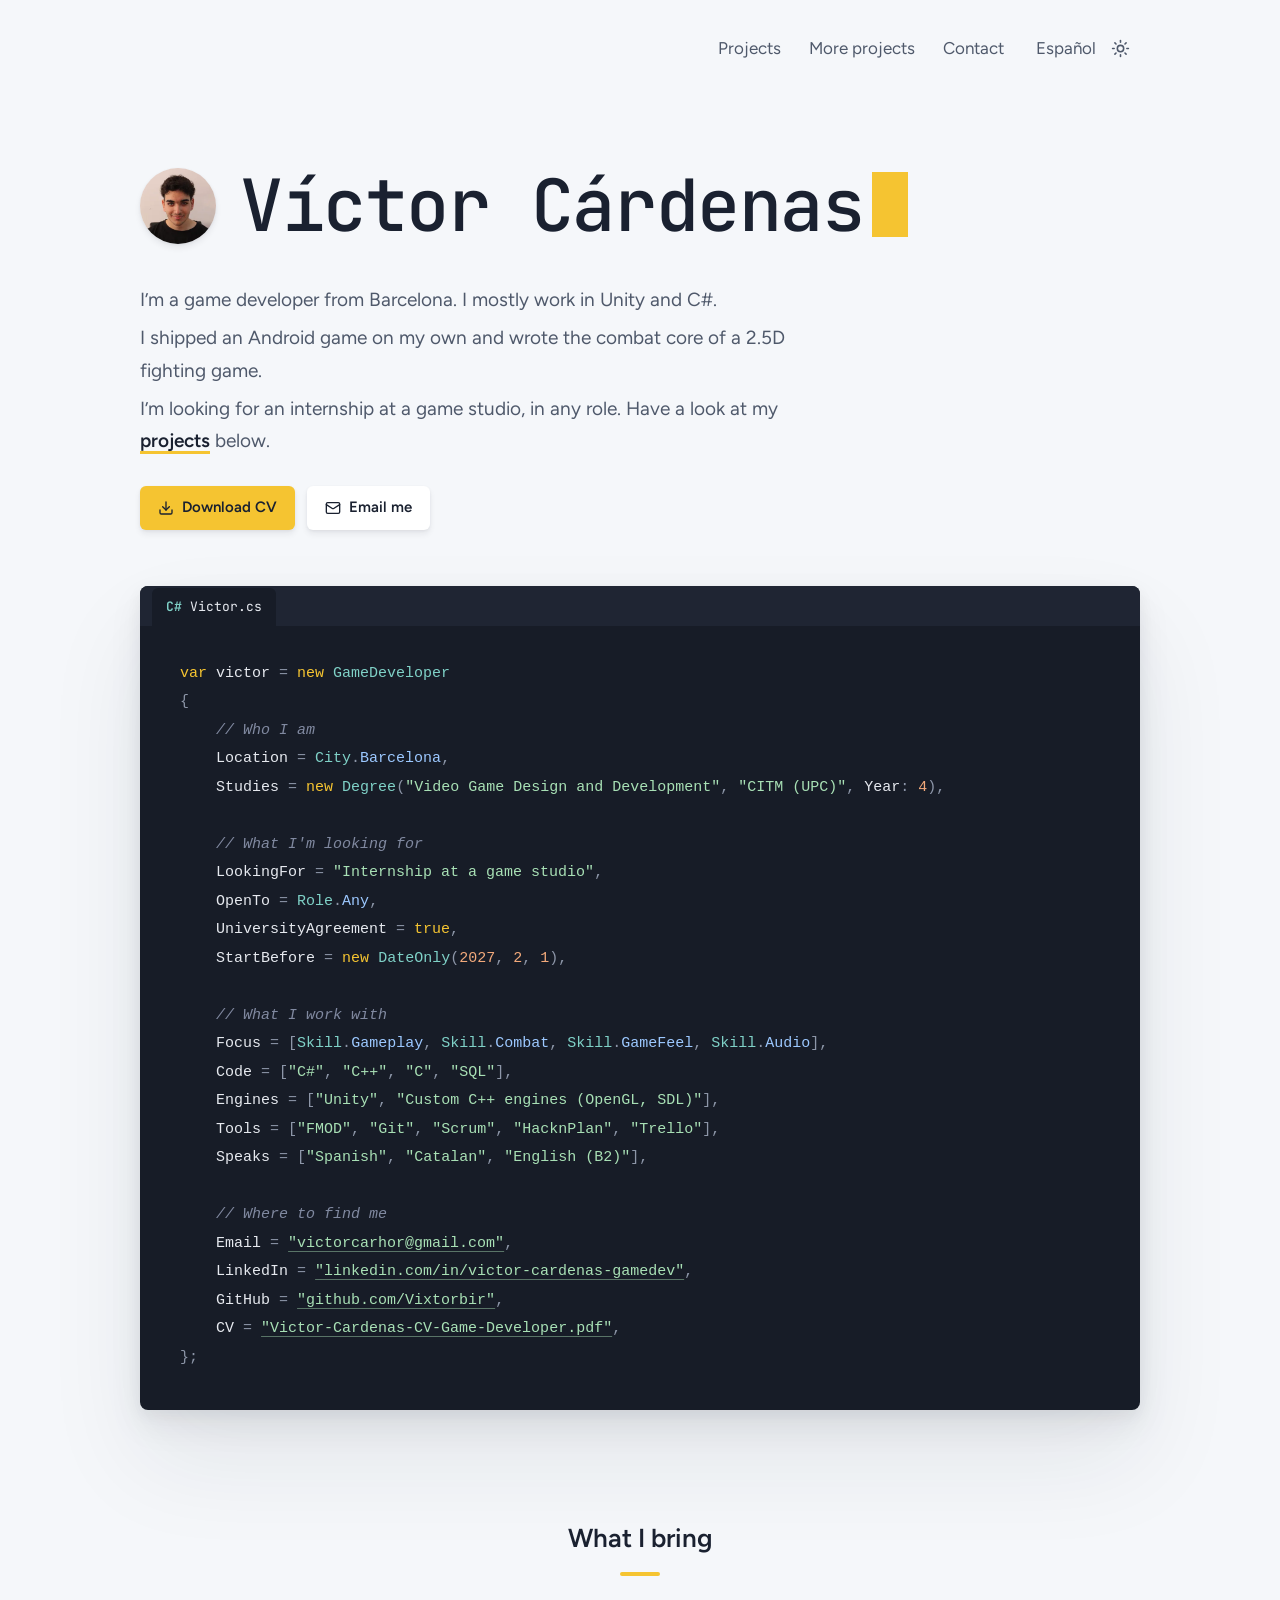
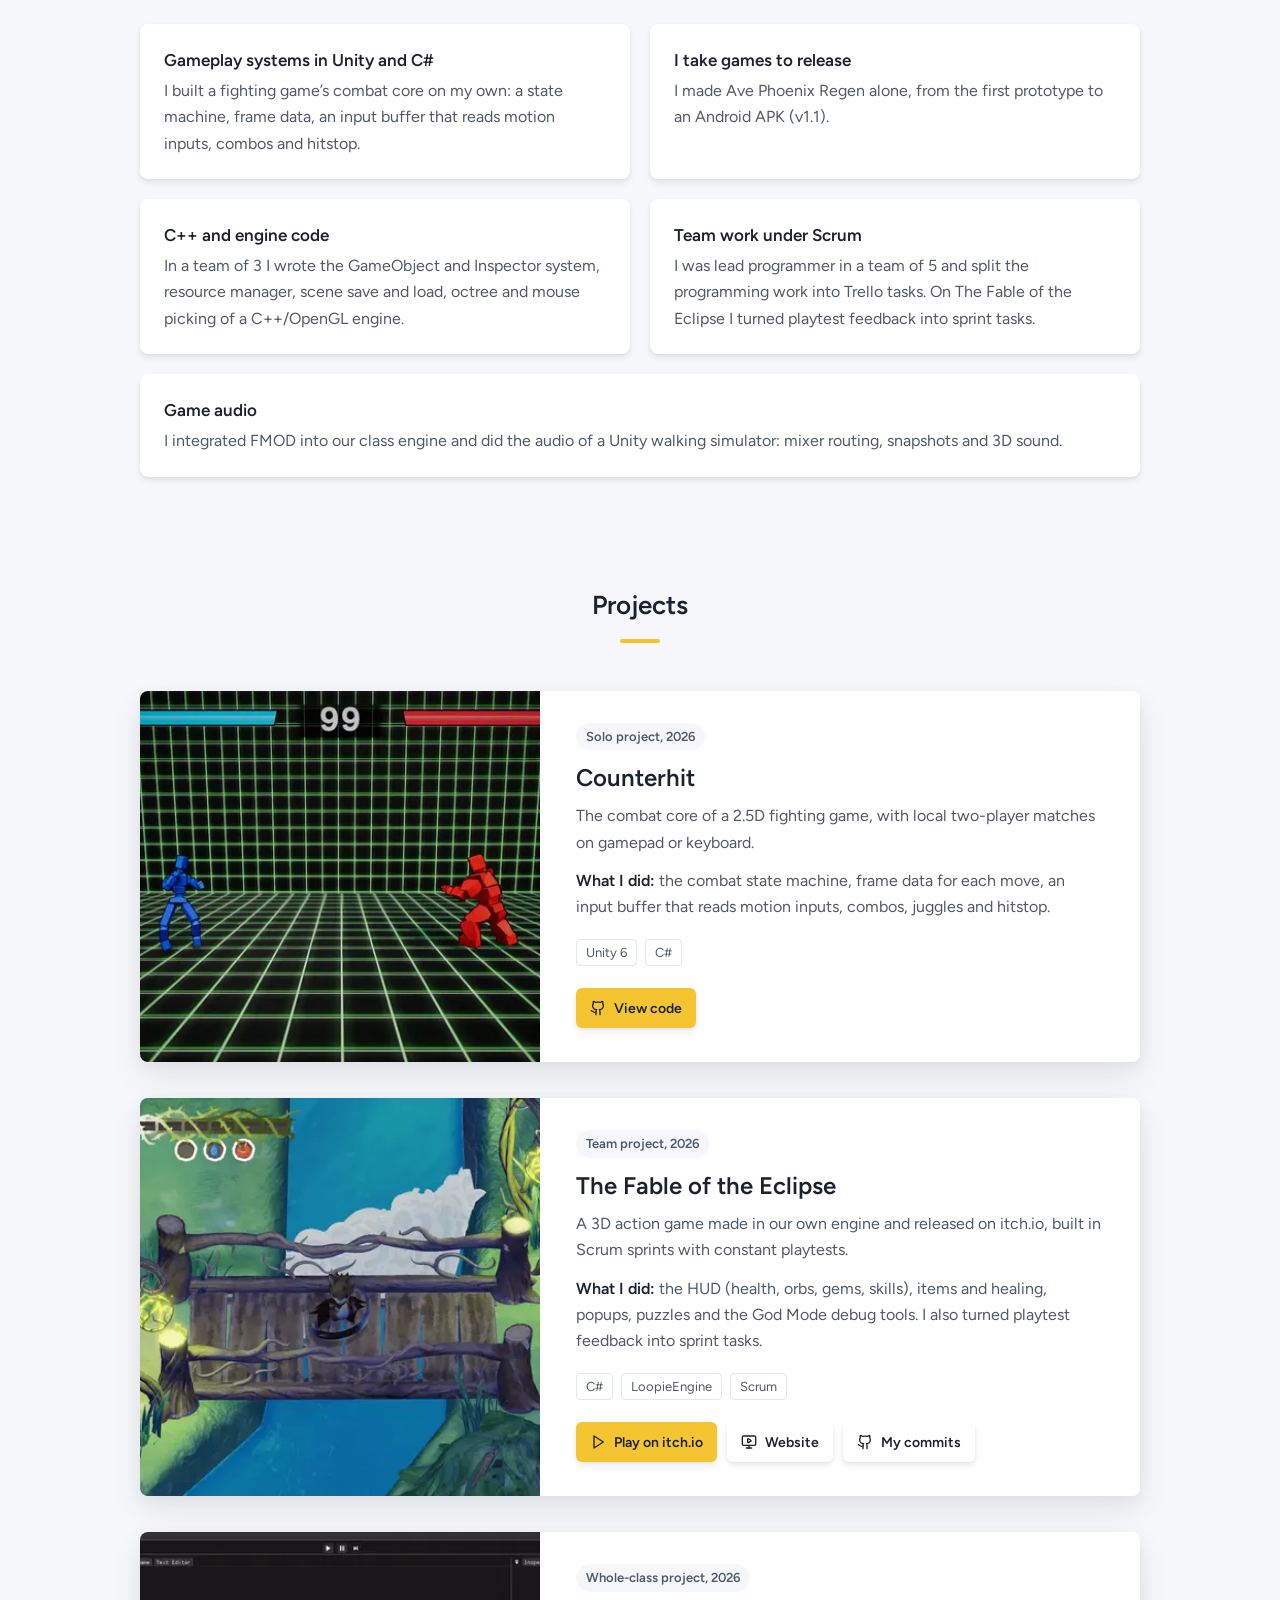
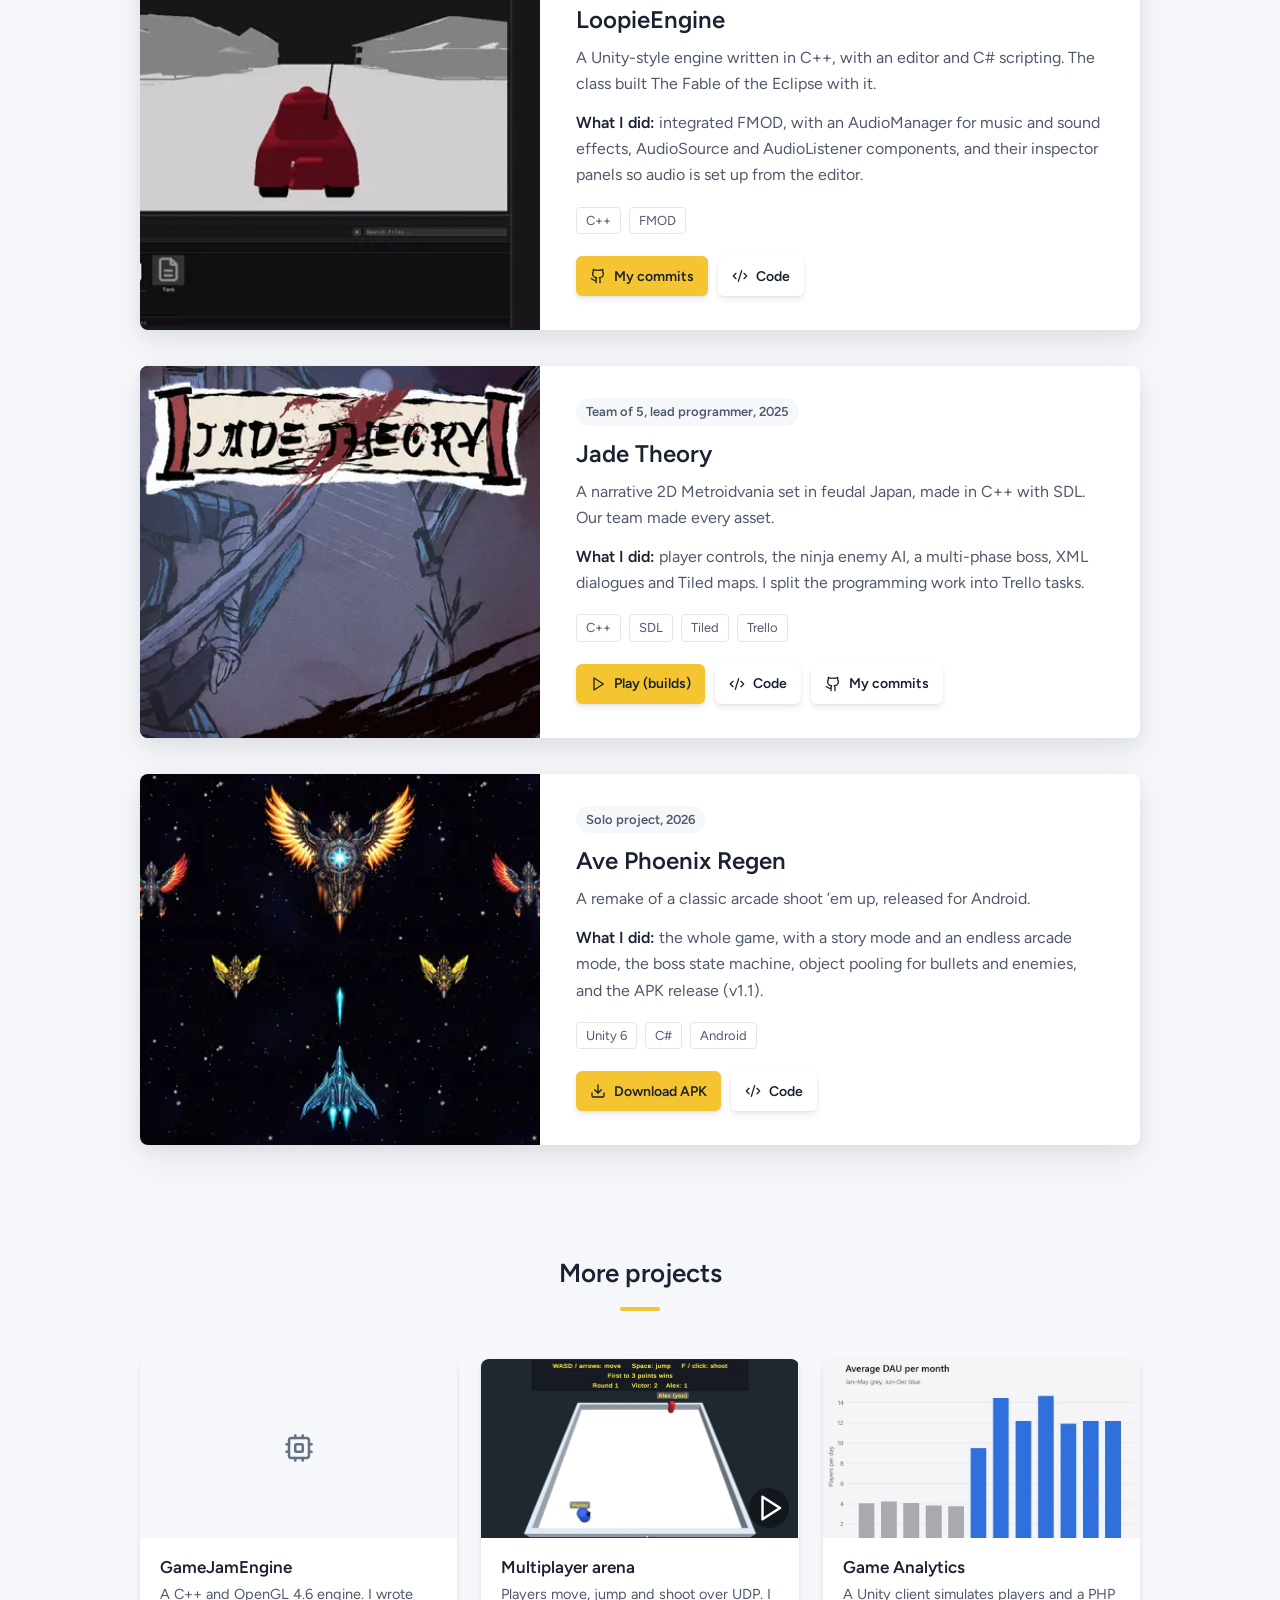
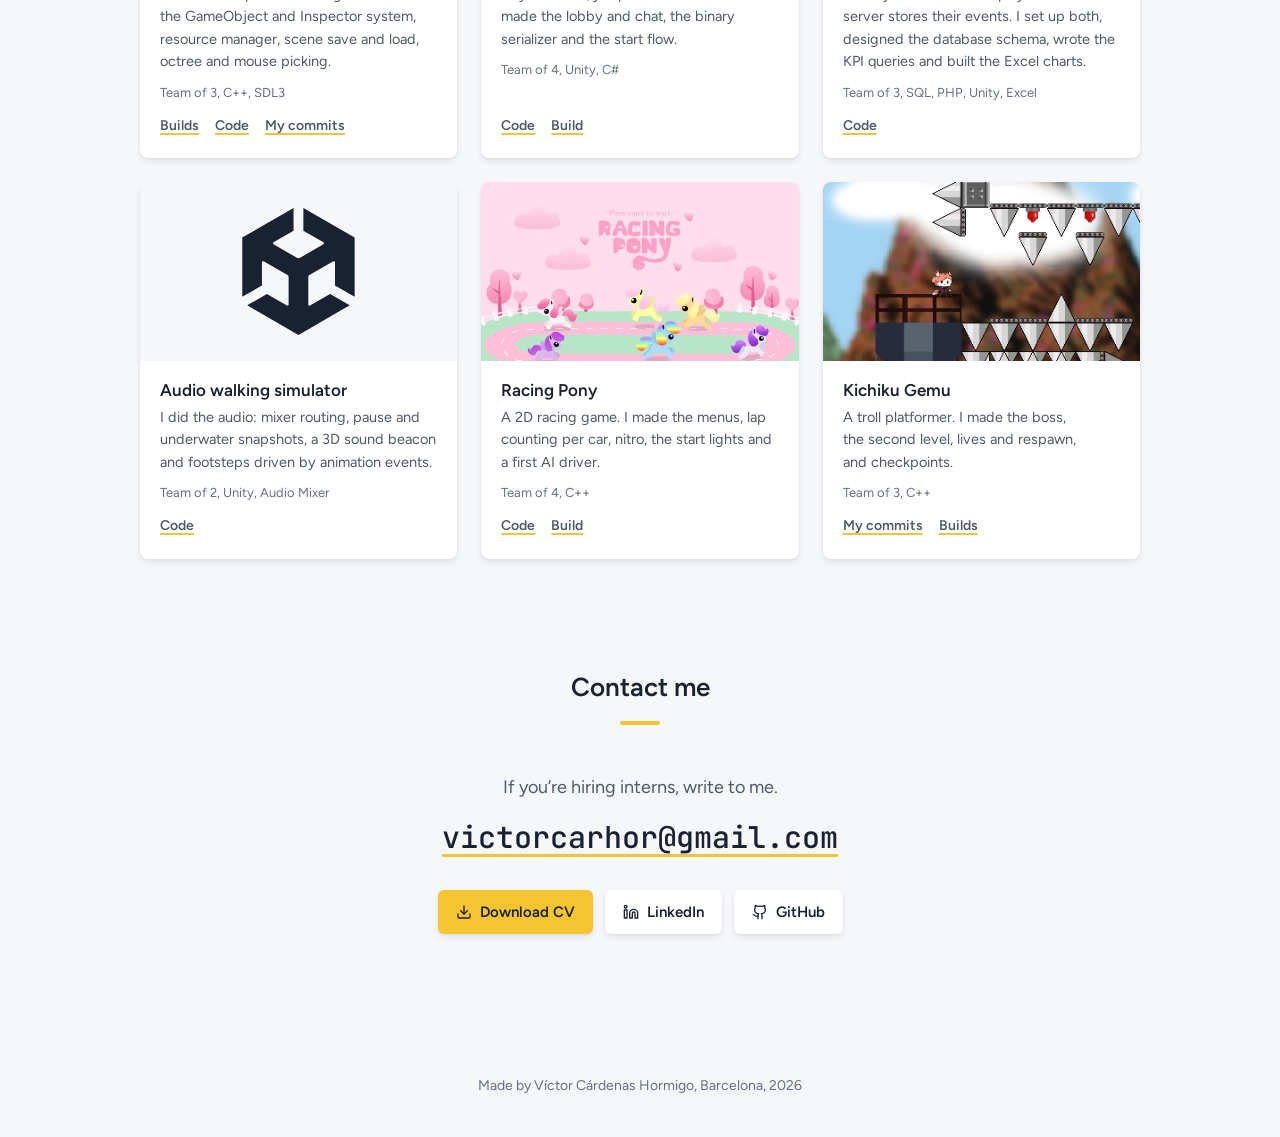
<file: index.html>
<!doctype html>
<html lang="en">
<head>
  <meta charset="utf-8">
  <meta name="viewport" content="width=device-width, initial-scale=1">
  <title>Víctor Cárdenas, game developer</title>
  <meta name="description" content="Game developer from Barcelona, mostly Unity and C#. Final-year student at CITM (UPC), looking for an internship at a game studio.">
  <meta name="theme-color" content="#F5F7FA" media="(prefers-color-scheme: light)">
  <meta name="theme-color" content="#11151D" media="(prefers-color-scheme: dark)">
  <script>try{var t=localStorage.getItem("theme");if(t)document.documentElement.dataset.theme=t}catch(e){}</script>

  <link rel="canonical" href="https://vixtorbir.github.io/">
  <link rel="alternate" hreflang="en" href="https://vixtorbir.github.io/">
  <link rel="alternate" hreflang="es" href="https://vixtorbir.github.io/es/">
  <link rel="alternate" hreflang="x-default" href="https://vixtorbir.github.io/">
  <meta property="og:type" content="website">
  <meta property="og:url" content="https://vixtorbir.github.io/">
  <meta property="og:title" content="Víctor Cárdenas, game developer">
  <meta property="og:description" content="Game developer from Barcelona (Unity, C#, C++), looking for an internship at a game studio, in any role.">
  <meta property="og:image" content="https://vixtorbir.github.io/assets/og.png">
  <meta property="og:image:width" content="1200">
  <meta property="og:image:height" content="630">
  <meta property="og:image:alt" content="Víctor Cárdenas, game developer, Unity and C#">
  <meta property="og:locale" content="en_GB">
  <meta property="og:locale:alternate" content="es_ES">
  <meta name="twitter:card" content="summary_large_image">

  <link rel="icon" href="assets/favicon-32.png" sizes="32x32" type="image/png">
  <link rel="apple-touch-icon" href="assets/apple-touch-icon.png">

  <link rel="preconnect" href="https://fonts.googleapis.com">
  <link rel="preconnect" href="https://fonts.gstatic.com" crossorigin>
  <link rel="stylesheet" href="https://fonts.googleapis.com/css2?family=Figtree:wght@400;600&family=JetBrains+Mono:wght@400;500&display=swap">
  <link rel="stylesheet" href="assets/style.css">
  <script src="assets/site.js" defer></script>
</head>
<body>
  <a class="skip" href="#content">Skip to content</a>

  <header class="wrap topbar">
    <nav aria-label="Sections" class="nav">
      <a href="#projects">Projects</a>
      <a href="#more">More projects</a>
      <a href="#contact">Contact</a>
    </nav>
    <div class="tools">
      <a href="es/" hreflang="es" lang="es">Español</a>
      <button class="theme" type="button" aria-label="Switch between light and dark theme">
        <svg class="icon sun" aria-hidden="true"><use href="assets/icons.svg#i-sun"/></svg>
        <svg class="icon moon" aria-hidden="true"><use href="assets/icons.svg#i-moon"/></svg>
      </button>
    </div>
  </header>

  <main id="content" tabindex="-1">
    <section class="wrap hero" aria-label="Introduction">
      <div class="who">
        <img class="avatar" src="assets/img/victor.webp" width="76" height="76" alt="Portrait of Víctor Cárdenas">
        <h1 class="name">Víctor Cárdenas<span class="caret" aria-hidden="true"></span></h1>
      </div>

      <div class="intro">
        <p>I’m a game developer from Barcelona. I mostly work in Unity and C#.</p>
        <p>I shipped an Android game on my own and wrote the combat core of a 2.5D fighting game.</p>
        <p>I’m looking for an internship at a game studio, in any role. Have a look at my <a href="#projects">projects</a> below.</p>
      </div>

      <div class="cta">
        <a class="btn primary" href="assets/Victor-Cardenas-CV-Game-Developer.pdf" download><svg class="icon" aria-hidden="true"><use href="assets/icons.svg#i-download"/></svg>Download CV</a>
        <a class="btn" href="mailto:victorcarhor@gmail.com"><svg class="icon" aria-hidden="true"><use href="assets/icons.svg#i-mail"/></svg>Email me</a>
      </div>

      <figure class="code" aria-label="Summary of Víctor as a C# object">
        <div class="code-bar"><span class="code-tab">Victor.cs</span></div>
<pre><code><span class="ln"><span class="k">var</span> victor <span class="o">=</span> <span class="k">new</span> <span class="t">GameDeveloper</span></span><span class="ln"><span class="o">{</span></span><span class="ln">    <span class="c">// Who I am</span></span><span class="ln">    <span class="p">Location</span> <span class="o">=</span> <span class="t">City</span><span class="o">.</span><span class="e">Barcelona</span><span class="o">,</span></span><span class="ln">    <span class="p">Studies</span> <span class="o">=</span> <span class="k">new</span> <span class="t">Degree</span><span class="o">(</span><span class="s">"Video Game Design and Development"</span><span class="o">, </span><span class="s">"CITM (UPC)"</span><span class="o">, </span><span class="p">Year</span><span class="o">: </span><span class="n">4</span><span class="o">)</span><span class="o">,</span></span><span class="ln"></span><span class="ln">    <span class="c">// What I'm looking for</span></span><span class="ln">    <span class="p">LookingFor</span> <span class="o">=</span> <span class="s">"Internship at a game studio"</span><span class="o">,</span></span><span class="ln">    <span class="p">OpenTo</span> <span class="o">=</span> <span class="t">Role</span><span class="o">.</span><span class="e">Any</span><span class="o">,</span></span><span class="ln">    <span class="p">UniversityAgreement</span> <span class="o">=</span> <span class="k">true</span><span class="o">,</span></span><span class="ln">    <span class="p">StartBefore</span> <span class="o">=</span> <span class="k">new</span> <span class="t">DateOnly</span><span class="o">(</span><span class="n">2027</span><span class="o">, </span><span class="n">2</span><span class="o">, </span><span class="n">1</span><span class="o">)</span><span class="o">,</span></span><span class="ln"></span><span class="ln">    <span class="c">// What I work with</span></span><span class="ln">    <span class="p">Focus</span> <span class="o">=</span> <span class="o">[</span><span class="t">Skill</span><span class="o">.</span><span class="e">Gameplay</span><span class="o">, </span><span class="t">Skill</span><span class="o">.</span><span class="e">Combat</span><span class="o">, </span><span class="t">Skill</span><span class="o">.</span><span class="e">GameFeel</span><span class="o">, </span><span class="t">Skill</span><span class="o">.</span><span class="e">Audio</span><span class="o">]</span><span class="o">,</span></span><span class="ln">    <span class="p">Code</span> <span class="o">=</span> <span class="o">[</span><span class="s">"C#"</span><span class="o">, </span><span class="s">"C++"</span><span class="o">, </span><span class="s">"C"</span><span class="o">, </span><span class="s">"SQL"</span><span class="o">]</span><span class="o">,</span></span><span class="ln">    <span class="p">Engines</span> <span class="o">=</span> <span class="o">[</span><span class="s">"Unity"</span><span class="o">, </span><span class="s">"Custom C++ engines (OpenGL, SDL)"</span><span class="o">]</span><span class="o">,</span></span><span class="ln">    <span class="p">Tools</span> <span class="o">=</span> <span class="o">[</span><span class="s">"FMOD"</span><span class="o">, </span><span class="s">"Git"</span><span class="o">, </span><span class="s">"Scrum"</span><span class="o">, </span><span class="s">"HacknPlan"</span><span class="o">, </span><span class="s">"Trello"</span><span class="o">]</span><span class="o">,</span></span><span class="ln">    <span class="p">Speaks</span> <span class="o">=</span> <span class="o">[</span><span class="s">"Spanish"</span><span class="o">, </span><span class="s">"Catalan"</span><span class="o">, </span><span class="s">"English (B2)"</span><span class="o">]</span><span class="o">,</span></span><span class="ln"></span><span class="ln">    <span class="c">// Where to find me</span></span><span class="ln">    <span class="p">Email</span> <span class="o">=</span> <a class="s" href="mailto:victorcarhor@gmail.com">"victorcarhor@gmail.com"</a><span class="o">,</span></span><span class="ln">    <span class="p">LinkedIn</span> <span class="o">=</span> <a class="s" href="https://www.linkedin.com/in/victor-cardenas-gamedev">"linkedin.com/in/victor-cardenas-gamedev"</a><span class="o">,</span></span><span class="ln">    <span class="p">GitHub</span> <span class="o">=</span> <a class="s" href="https://github.com/Vixtorbir">"github.com/Vixtorbir"</a><span class="o">,</span></span><span class="ln">    <span class="p">CV</span> <span class="o">=</span> <a class="s" href="assets/Victor-Cardenas-CV-Game-Developer.pdf">"Victor-Cardenas-CV-Game-Developer.pdf"</a><span class="o">,</span></span><span class="ln"><span class="o">};</span></span></code></pre>
      </figure>
    </section>

    <section class="wrap section" id="bring" aria-labelledby="bring-h">
      <h2 id="bring-h">What I bring</h2>
      <ul class="bring">
        <li><strong>Gameplay systems in Unity and C#</strong>I built a fighting game’s combat core on my own: a state machine, frame data, an input buffer that reads motion inputs, combos and hitstop.</li>
        <li><strong>I take games to release</strong>I made Ave Phoenix Regen alone, from the first prototype to an Android APK (v1.1).</li>
        <li><strong>C++ and engine code</strong>In a team of 3 I wrote the GameObject and Inspector system, resource manager, scene save and load, octree and mouse picking of a C++/OpenGL engine.</li>
        <li><strong>Team work under Scrum</strong>I was lead programmer in a team of 5 and split the programming work into Trello tasks. On The Fable of the Eclipse I turned playtest feedback into sprint tasks.</li>
        <li><strong>Game audio</strong>I integrated FMOD into our class engine and did the audio of a Unity walking simulator: mixer routing, snapshots and 3D sound.</li>
      </ul>
    </section>

    <section class="wrap section" id="projects" aria-labelledby="projects-h">
      <h2 id="projects-h">Projects</h2>
      <div class="projects">

        <article class="project">
          <img class="media" src="assets/img/bh6.webp" srcset="assets/img/bh6-640.webp 640w, assets/img/bh6.webp 1200w" sizes="(min-width: 801px) 400px, calc(100vw - 40px)" width="1200" height="675" alt="Two fighters facing each other on a grid stage, with health bars and a round timer">
          <div class="project-body">
            <span class="tag">Solo project, 2026</span>
            <h3>Counterhit</h3>
            <p class="desc">The combat core of a 2.5D fighting game, with local two-player matches on gamepad or keyboard.</p>
            <p class="did"><strong>What I did:</strong> the combat state machine, frame data for each move, an input buffer that reads motion inputs, combos, juggles and hitstop.</p>
            <ul class="chips" aria-label="Technologies"><li>Unity 6</li><li>C#</li></ul>
            <div class="actions">
              <a class="btn primary" href="https://github.com/Vixtorbir/Counterhit"><svg class="icon" aria-hidden="true"><use href="assets/icons.svg#i-github"/></svg>View code<span class="visually-hidden">, Counterhit</span></a>
            </div>
          </div>
        </article>

        <article class="project">
          <img class="media" src="assets/img/fable-of-the-eclipse.webp" srcset="assets/img/fable-of-the-eclipse-640.webp 640w, assets/img/fable-of-the-eclipse.webp 1200w" sizes="(min-width: 801px) 400px, calc(100vw - 40px)" width="1200" height="674" alt="Isometric view of the player crossing a wooden bridge over a river, with the HUD at the top left" loading="lazy">
          <div class="project-body">
            <span class="tag">Team project, 2026</span>
            <h3>The Fable of the Eclipse</h3>
            <p class="desc">A 3D action game made in our own engine and released on itch.io, built in Scrum sprints with constant playtests.</p>
            <p class="did"><strong>What I did:</strong> the HUD (health, orbs, gems, skills), items and healing, popups, puzzles and the God Mode debug tools. I also turned playtest feedback into sprint tasks.</p>
            <ul class="chips" aria-label="Technologies"><li>C#</li><li>LoopieEngine</li><li>Scrum</li></ul>
            <div class="actions">
              <a class="btn primary" href="https://mini-knight-studio.itch.io/fable-of-the-eclipse"><svg class="icon" aria-hidden="true"><use href="assets/icons.svg#i-play"/></svg>Play on itch.io</a>
              <a class="btn" href="https://mini-knight-studio.github.io/The-Fable-Of-The-Eclipse/"><svg class="icon" aria-hidden="true"><use href="assets/icons.svg#i-monitor-play"/></svg>Website<span class="visually-hidden">, The Fable of the Eclipse</span></a>
              <a class="btn" href="https://github.com/Mini-Knight-Studio/The-Fable-Of-The-Eclipse/commits?author=Vixtorbir"><svg class="icon" aria-hidden="true"><use href="assets/icons.svg#i-github"/></svg>My commits<span class="visually-hidden">, The Fable of the Eclipse</span></a>
            </div>
          </div>
        </article>

        <article class="project">
          <img class="media" src="assets/img/loopie-editor.webp" srcset="assets/img/loopie-editor-640.webp 640w, assets/img/loopie-editor.webp 800w" sizes="(min-width: 801px) 400px, calc(100vw - 40px)" width="800" height="449" alt="LoopieEngine editor with the hierarchy, scene view, asset explorer and inspector panels" loading="lazy">
          <div class="project-body">
            <span class="tag">Whole-class project, 2026</span>
            <h3>LoopieEngine</h3>
            <p class="desc">A Unity-style engine written in C++, with an editor and C# scripting. The class built The Fable of the Eclipse with it.</p>
            <p class="did"><strong>What I did:</strong> integrated FMOD, with an AudioManager for music and sound effects, AudioSource and AudioListener components, and their inspector panels so audio is set up from the editor.</p>
            <ul class="chips" aria-label="Technologies"><li>C++</li><li>FMOD</li></ul>
            <div class="actions">
              <a class="btn primary" href="https://github.com/Mini-Knight-Studio/LoopieEngine/commits?author=Vixtorbir"><svg class="icon" aria-hidden="true"><use href="assets/icons.svg#i-github"/></svg>My commits<span class="visually-hidden">, LoopieEngine</span></a>
              <a class="btn" href="https://github.com/Mini-Knight-Studio/LoopieEngine"><svg class="icon" aria-hidden="true"><use href="assets/icons.svg#i-code-xml"/></svg>Code<span class="visually-hidden">, LoopieEngine</span></a>
            </div>
          </div>
        </article>

        <article class="project">
          <img class="media focus-30" src="assets/img/jade-theory.webp" srcset="assets/img/jade-theory-640.webp 640w, assets/img/jade-theory.webp 1200w" sizes="(min-width: 801px) 400px, calc(100vw - 40px)" width="1200" height="675" alt="Jade Theory title screen: a hooded ninja with a sword" loading="lazy">
          <div class="project-body">
            <span class="tag">Team of 5, lead programmer, 2025</span>
            <h3>Jade Theory</h3>
            <p class="desc">A narrative 2D Metroidvania set in feudal Japan, made in C++ with SDL. Our team made every asset.</p>
            <p class="did"><strong>What I did:</strong> player controls, the ninja enemy AI, a multi-phase boss, XML dialogues and Tiled maps. I split the programming work into Trello tasks.</p>
            <ul class="chips" aria-label="Technologies"><li>C++</li><li>SDL</li><li>Tiled</li><li>Trello</li></ul>
            <div class="actions">
              <a class="btn primary" href="https://github.com/Vixtorbir/Ninja-CamareroUnaRubia/releases"><svg class="icon" aria-hidden="true"><use href="assets/icons.svg#i-play"/></svg>Play (builds)<span class="visually-hidden">, Jade Theory</span></a>
              <a class="btn" href="https://github.com/Vixtorbir/Ninja-CamareroUnaRubia"><svg class="icon" aria-hidden="true"><use href="assets/icons.svg#i-code-xml"/></svg>Code<span class="visually-hidden">, Jade Theory</span></a>
              <a class="btn" href="https://github.com/Vixtorbir/Ninja-CamareroUnaRubia/commits?author=Vixtorbir"><svg class="icon" aria-hidden="true"><use href="assets/icons.svg#i-github"/></svg>My commits<span class="visually-hidden">, Jade Theory</span></a>
            </div>
          </div>
        </article>

        <article class="project">
          <img class="media" src="assets/img/ave-phoenix-regen.webp" srcset="assets/img/ave-phoenix-regen-640.webp 640w, assets/img/ave-phoenix-regen.webp 1200w" sizes="(min-width: 801px) 400px, calc(100vw - 40px)" width="1200" height="675" alt="The player ship facing a phoenix boss and smaller birds in space" loading="lazy">
          <div class="project-body">
            <span class="tag">Solo project, 2026</span>
            <h3>Ave Phoenix Regen</h3>
            <p class="desc">A remake of a classic arcade shoot ’em up, released for Android.</p>
            <p class="did"><strong>What I did:</strong> the whole game, with a story mode and an endless arcade mode, the boss state machine, object pooling for bullets and enemies, and the APK release (v1.1).</p>
            <ul class="chips" aria-label="Technologies"><li>Unity 6</li><li>C#</li><li>Android</li></ul>
            <div class="actions">
              <a class="btn primary" href="https://github.com/Vixtorbir/Ave-Phoenix-Regen/releases/latest"><svg class="icon" aria-hidden="true"><use href="assets/icons.svg#i-download"/></svg>Download APK</a>
              <a class="btn" href="https://github.com/Vixtorbir/Ave-Phoenix-Regen"><svg class="icon" aria-hidden="true"><use href="assets/icons.svg#i-code-xml"/></svg>Code<span class="visually-hidden">, Ave Phoenix Regen</span></a>
            </div>
          </div>
        </article>

      </div>
    </section>

    <section class="wrap section" id="more" aria-labelledby="more-h">
      <h2 id="more-h">More projects</h2>
      <ul class="more">
        <li>
          <div class="thumb"><svg class="icon" aria-hidden="true"><use href="assets/icons.svg#i-cpu"/></svg></div>
          <div class="info">
            <h3>GameJamEngine</h3>
            <p>A C++ and OpenGL 4.6 engine. I wrote the GameObject and Inspector system, resource manager, scene save and load, octree and mouse picking.</p>
            <p class="meta">Team of 3, C++, SDL3</p>
            <p class="go"><a href="https://github.com/UPC-GameEngines-BCN-2025/GameJamEngine/releases">Builds<span class="visually-hidden">, GameJamEngine</span></a><a href="https://github.com/UPC-GameEngines-BCN-2025/GameJamEngine">Code<span class="visually-hidden">, GameJamEngine</span></a><a href="https://github.com/UPC-GameEngines-BCN-2025/GameJamEngine/commits?author=Vixtorbir">My commits<span class="visually-hidden">, GameJamEngine</span></a></p>
          </div>
        </li>
        <li>
          <div class="thumb"><video class="loop" muted loop playsinline preload="none" width="640" height="400" poster="assets/clips/xarxes-poster.webp" aria-hidden="true"><source src="assets/clips/xarxes.mp4" type="video/mp4"></video><button class="loop-toggle" type="button" aria-label="Pause the gameplay video" aria-pressed="false"><svg class="icon i-pause" aria-hidden="true"><use href="assets/icons.svg#i-pause"/></svg><svg class="icon i-play" aria-hidden="true"><use href="assets/icons.svg#i-play"/></svg></button></div>
          <div class="info">
            <h3>Multiplayer arena</h3>
            <p>Players move, jump and shoot over UDP. I made the lobby and chat, the binary serializer and the start flow.</p>
            <p class="meta">Team of 4, Unity, C#</p>
            <p class="go"><a href="https://github.com/Vixtorbir/Xarxes-Juego">Code<span class="visually-hidden">, Multiplayer arena</span></a><a href="https://github.com/Vixtorbir/Xarxes-Juego/releases">Build<span class="visually-hidden">, Multiplayer arena</span></a></p>
          </div>
        </li>
        <li>
          <div class="thumb"><img src="assets/img/game-analytics.webp" width="800" height="500" alt="Bar chart of average daily players per month, from my KPI analysis" loading="lazy"></div>
          <div class="info">
            <h3>Game Analytics</h3>
            <p>A Unity client simulates players and a PHP server stores their events. I set up both, designed the database schema, wrote the KPI queries and built the Excel charts.</p>
            <p class="meta">Team of 3, SQL, PHP, Unity, Excel</p>
            <p class="go"><a href="https://github.com/Vixtorbir/GameAnalytics-Delivery1">Code<span class="visually-hidden">, Game Analytics</span></a></p>
          </div>
        </li>
        <li>
          <div class="thumb"><svg class="brand" aria-hidden="true"><use href="assets/icons.svg#b-unity"/></svg></div>
          <div class="info">
            <h3>Audio walking simulator</h3>
            <p>I did the audio: mixer routing, pause and underwater snapshots, a 3D sound beacon and footsteps driven by animation events.</p>
            <p class="meta">Team of 2, Unity, Audio Mixer</p>
            <p class="go"><a href="https://github.com/Vixtorbir/Practica-de-Audio-Unity">Code<span class="visually-hidden">, Audio walking simulator</span></a></p>
          </div>
        </li>
        <li>
          <div class="thumb"><img src="assets/img/racing-pony-640.webp" width="640" height="358" alt="" loading="lazy"></div>
          <div class="info">
            <h3>Racing Pony</h3>
            <p>A 2D racing game. I made the menus, lap counting per car, nitro, the start lights and a first AI driver.</p>
            <p class="meta">Team of 4, C++</p>
            <p class="go"><a href="https://github.com/Vixtorbir/Racing-Pony">Code<span class="visually-hidden">, Racing Pony</span></a><a href="https://github.com/Vixtorbir/Racing-Pony/releases">Build<span class="visually-hidden">, Racing Pony</span></a></p>
          </div>
        </li>
        <li>
          <div class="thumb"><img src="assets/img/kichiku-gemu.webp" width="709" height="458" alt="" loading="lazy"></div>
          <div class="info">
            <h3>Kichiku Gemu</h3>
            <p>A troll platformer. I made the boss, the second level, lives and respawn, and checkpoints.</p>
            <p class="meta">Team of 3, C++</p>
            <p class="go"><a href="https://github.com/PauGon75/Kichiku-Gemu-Platformer/commits?author=Vixtorbir">My commits<span class="visually-hidden">, Kichiku Gemu</span></a><a href="https://github.com/PauGon75/Kichiku-Gemu-Platformer/releases/tag/beta">Builds<span class="visually-hidden">, Kichiku Gemu</span></a></p>
          </div>
        </li>
      </ul>
    </section>

    <section class="wrap section contact" id="contact" aria-labelledby="contact-h">
      <h2 id="contact-h">Contact me</h2>
      <p>If you’re hiring interns, write to me.</p>
      <a class="mail" href="mailto:victorcarhor@gmail.com">victorcarhor@gmail.com</a>
      <div class="cta">
        <a class="btn primary" href="assets/Victor-Cardenas-CV-Game-Developer.pdf" download><svg class="icon" aria-hidden="true"><use href="assets/icons.svg#i-download"/></svg>Download CV</a>
        <a class="btn" href="https://www.linkedin.com/in/victor-cardenas-gamedev"><svg class="icon" aria-hidden="true"><use href="assets/icons.svg#i-linkedin"/></svg>LinkedIn</a>
        <a class="btn" href="https://github.com/Vixtorbir"><svg class="icon" aria-hidden="true"><use href="assets/icons.svg#i-github"/></svg>GitHub</a>
      </div>
    </section>
  </main>

  <footer class="foot">
    <p>Made by Víctor Cárdenas Hormigo, Barcelona, 2026</p>
  </footer>
</body>
</html>
</file>
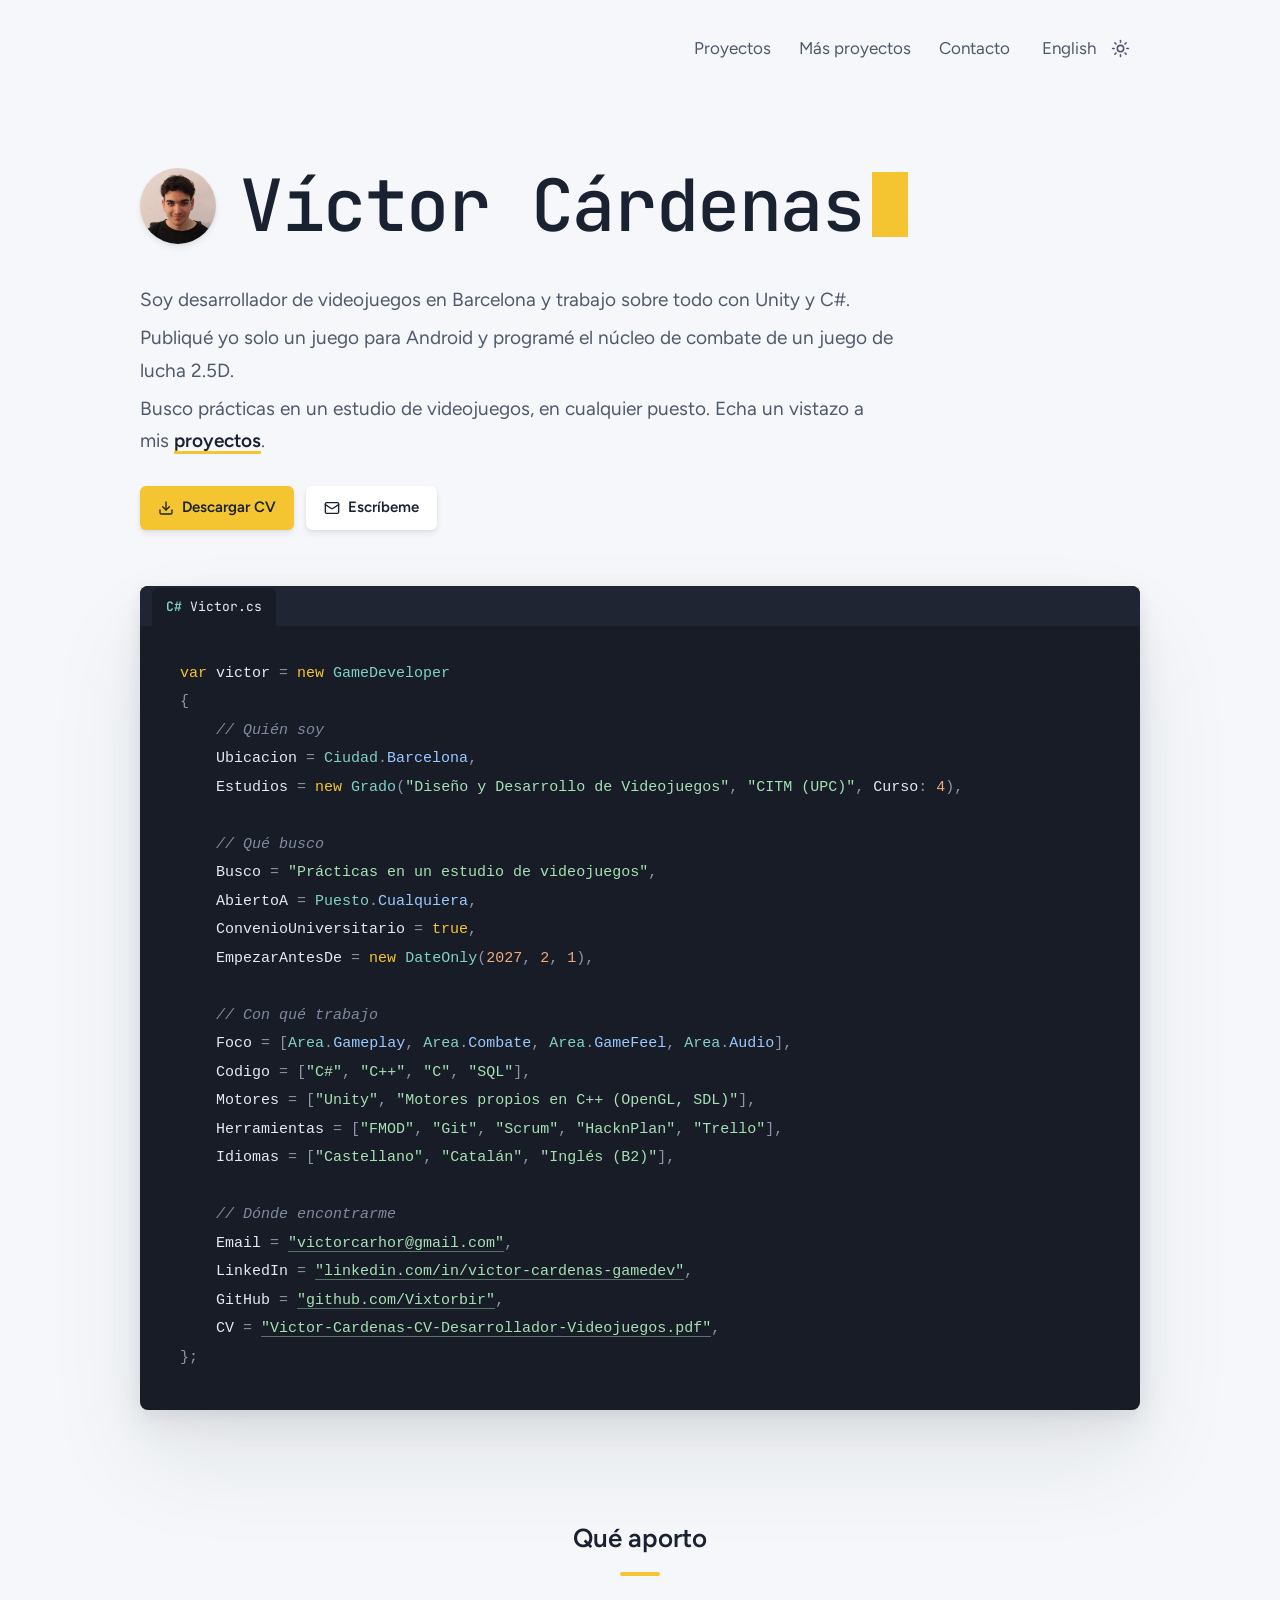
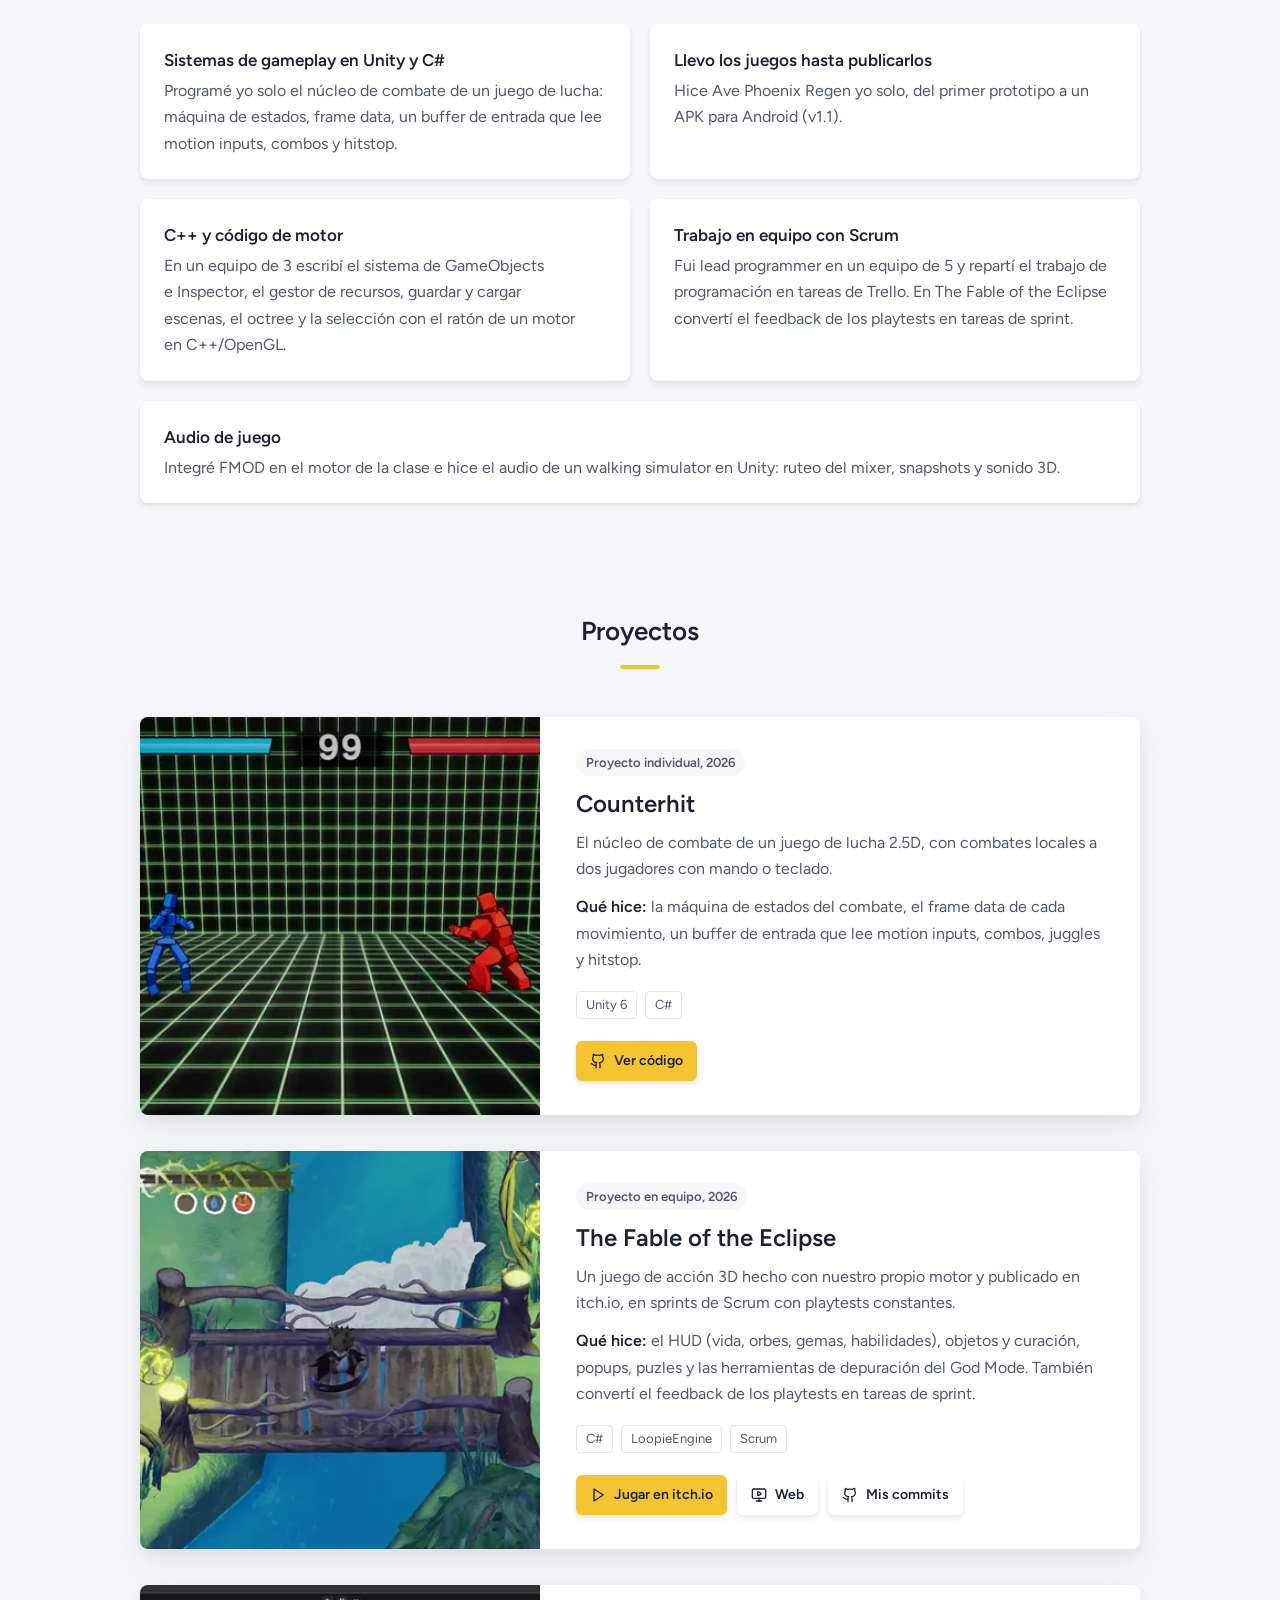
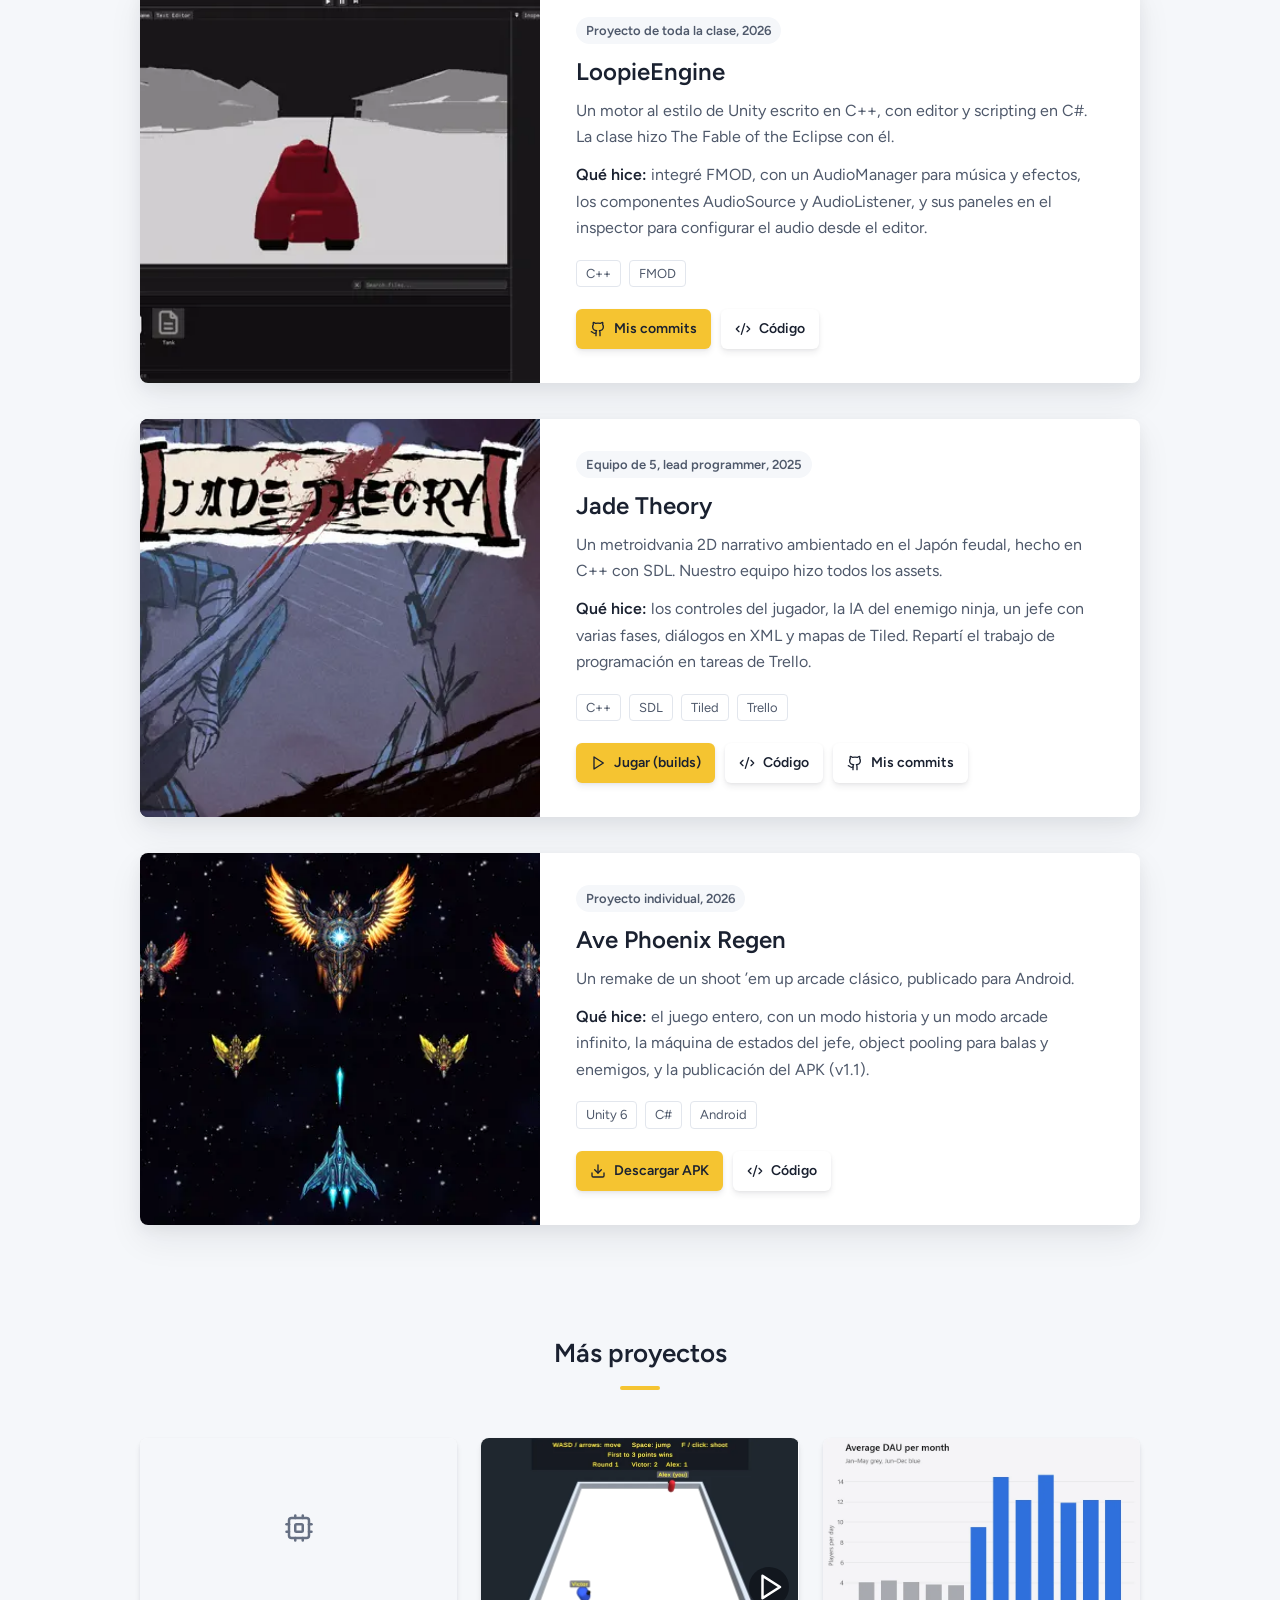
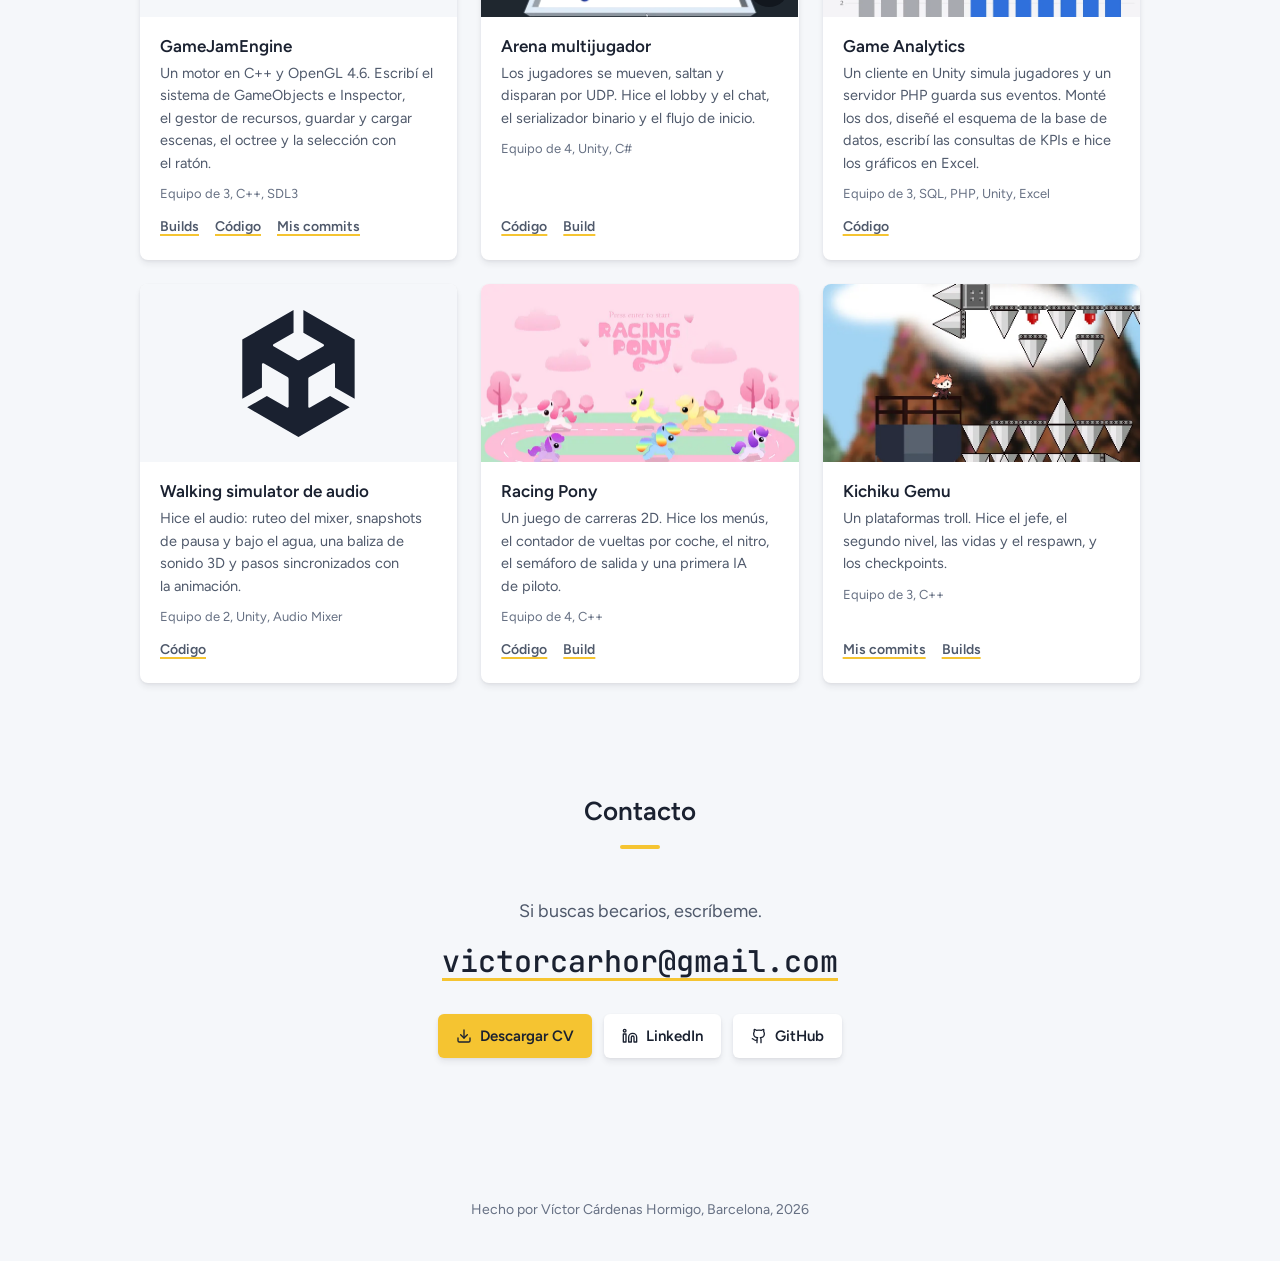
<file: es/index.html>
<!doctype html>
<html lang="es">
<head>
  <meta charset="utf-8">
  <meta name="viewport" content="width=device-width, initial-scale=1">
  <title>Víctor Cárdenas, desarrollador de videojuegos</title>
  <meta name="description" content="Desarrollador de videojuegos en Barcelona, sobre todo con Unity y C#. Estudiante de último curso en el CITM (UPC), busco prácticas en un estudio de videojuegos.">
  <meta name="theme-color" content="#F5F7FA" media="(prefers-color-scheme: light)">
  <meta name="theme-color" content="#11151D" media="(prefers-color-scheme: dark)">
  <script>try{var t=localStorage.getItem("theme");if(t)document.documentElement.dataset.theme=t}catch(e){}</script>

  <link rel="canonical" href="https://vixtorbir.github.io/es/">
  <link rel="alternate" hreflang="en" href="https://vixtorbir.github.io/">
  <link rel="alternate" hreflang="es" href="https://vixtorbir.github.io/es/">
  <link rel="alternate" hreflang="x-default" href="https://vixtorbir.github.io/">
  <meta property="og:type" content="website">
  <meta property="og:url" content="https://vixtorbir.github.io/es/">
  <meta property="og:title" content="Víctor Cárdenas, desarrollador de videojuegos">
  <meta property="og:description" content="Desarrollador de videojuegos en Barcelona (Unity, C#, C++). Busco prácticas en un estudio, en cualquier puesto.">
  <meta property="og:image" content="https://vixtorbir.github.io/assets/og.png">
  <meta property="og:image:width" content="1200">
  <meta property="og:image:height" content="630">
  <meta property="og:image:alt" content="Víctor Cárdenas, desarrollador de videojuegos, Unity y C#">
  <meta property="og:locale" content="es_ES">
  <meta property="og:locale:alternate" content="en_GB">
  <meta name="twitter:card" content="summary_large_image">

  <link rel="icon" href="../assets/favicon-32.png" sizes="32x32" type="image/png">
  <link rel="apple-touch-icon" href="../assets/apple-touch-icon.png">

  <link rel="preconnect" href="https://fonts.googleapis.com">
  <link rel="preconnect" href="https://fonts.gstatic.com" crossorigin>
  <link rel="stylesheet" href="https://fonts.googleapis.com/css2?family=Figtree:wght@400;600&family=JetBrains+Mono:wght@400;500&display=swap">
  <link rel="stylesheet" href="../assets/style.css">
  <script src="../assets/site.js" defer></script>
</head>
<body>
  <a class="skip" href="#content">Saltar al contenido</a>

  <header class="wrap topbar">
    <nav aria-label="Secciones" class="nav">
      <a href="#proyectos">Proyectos</a>
      <a href="#mas">Más proyectos</a>
      <a href="#contacto">Contacto</a>
    </nav>
    <div class="tools">
      <a href="../" hreflang="en" lang="en">English</a>
      <button class="theme" type="button" aria-label="Cambiar entre tema claro y oscuro">
        <svg class="icon sun" aria-hidden="true"><use href="../assets/icons.svg#i-sun"/></svg>
        <svg class="icon moon" aria-hidden="true"><use href="../assets/icons.svg#i-moon"/></svg>
      </button>
    </div>
  </header>

  <main id="content" tabindex="-1">
    <section class="wrap hero" aria-label="Presentación">
      <div class="who">
        <img class="avatar" src="../assets/img/victor.webp" width="76" height="76" alt="Retrato de Víctor Cárdenas">
        <h1 class="name">Víctor Cárdenas<span class="caret" aria-hidden="true"></span></h1>
      </div>

      <div class="intro">
        <p>Soy desarrollador de videojuegos en Barcelona y trabajo sobre todo con Unity y C#.</p>
        <p>Publiqué yo solo un juego para Android y programé el núcleo de combate de un juego de lucha 2.5D.</p>
        <p>Busco prácticas en un estudio de videojuegos, en cualquier puesto. Echa un vistazo a mis <a href="#proyectos">proyectos</a>.</p>
      </div>

      <div class="cta">
        <a class="btn primary" href="../assets/Victor-Cardenas-CV-Desarrollador-Videojuegos.pdf" download><svg class="icon" aria-hidden="true"><use href="../assets/icons.svg#i-download"/></svg>Descargar CV</a>
        <a class="btn" href="mailto:victorcarhor@gmail.com"><svg class="icon" aria-hidden="true"><use href="../assets/icons.svg#i-mail"/></svg>Escríbeme</a>
      </div>

      <figure class="code" aria-label="Resumen de Víctor como objeto de C#">
        <div class="code-bar"><span class="code-tab">Victor.cs</span></div>
<pre><code><span class="ln"><span class="k">var</span> victor <span class="o">=</span> <span class="k">new</span> <span class="t">GameDeveloper</span></span><span class="ln"><span class="o">{</span></span><span class="ln">    <span class="c">// Quién soy</span></span><span class="ln">    <span class="p">Ubicacion</span> <span class="o">=</span> <span class="t">Ciudad</span><span class="o">.</span><span class="e">Barcelona</span><span class="o">,</span></span><span class="ln">    <span class="p">Estudios</span> <span class="o">=</span> <span class="k">new</span> <span class="t">Grado</span><span class="o">(</span><span class="s">"Diseño y Desarrollo de Videojuegos"</span><span class="o">, </span><span class="s">"CITM (UPC)"</span><span class="o">, </span><span class="p">Curso</span><span class="o">: </span><span class="n">4</span><span class="o">)</span><span class="o">,</span></span><span class="ln"></span><span class="ln">    <span class="c">// Qué busco</span></span><span class="ln">    <span class="p">Busco</span> <span class="o">=</span> <span class="s">"Prácticas en un estudio de videojuegos"</span><span class="o">,</span></span><span class="ln">    <span class="p">AbiertoA</span> <span class="o">=</span> <span class="t">Puesto</span><span class="o">.</span><span class="e">Cualquiera</span><span class="o">,</span></span><span class="ln">    <span class="p">ConvenioUniversitario</span> <span class="o">=</span> <span class="k">true</span><span class="o">,</span></span><span class="ln">    <span class="p">EmpezarAntesDe</span> <span class="o">=</span> <span class="k">new</span> <span class="t">DateOnly</span><span class="o">(</span><span class="n">2027</span><span class="o">, </span><span class="n">2</span><span class="o">, </span><span class="n">1</span><span class="o">)</span><span class="o">,</span></span><span class="ln"></span><span class="ln">    <span class="c">// Con qué trabajo</span></span><span class="ln">    <span class="p">Foco</span> <span class="o">=</span> <span class="o">[</span><span class="t">Area</span><span class="o">.</span><span class="e">Gameplay</span><span class="o">, </span><span class="t">Area</span><span class="o">.</span><span class="e">Combate</span><span class="o">, </span><span class="t">Area</span><span class="o">.</span><span class="e">GameFeel</span><span class="o">, </span><span class="t">Area</span><span class="o">.</span><span class="e">Audio</span><span class="o">]</span><span class="o">,</span></span><span class="ln">    <span class="p">Codigo</span> <span class="o">=</span> <span class="o">[</span><span class="s">"C#"</span><span class="o">, </span><span class="s">"C++"</span><span class="o">, </span><span class="s">"C"</span><span class="o">, </span><span class="s">"SQL"</span><span class="o">]</span><span class="o">,</span></span><span class="ln">    <span class="p">Motores</span> <span class="o">=</span> <span class="o">[</span><span class="s">"Unity"</span><span class="o">, </span><span class="s">"Motores propios en C++ (OpenGL, SDL)"</span><span class="o">]</span><span class="o">,</span></span><span class="ln">    <span class="p">Herramientas</span> <span class="o">=</span> <span class="o">[</span><span class="s">"FMOD"</span><span class="o">, </span><span class="s">"Git"</span><span class="o">, </span><span class="s">"Scrum"</span><span class="o">, </span><span class="s">"HacknPlan"</span><span class="o">, </span><span class="s">"Trello"</span><span class="o">]</span><span class="o">,</span></span><span class="ln">    <span class="p">Idiomas</span> <span class="o">=</span> <span class="o">[</span><span class="s">"Castellano"</span><span class="o">, </span><span class="s">"Catalán"</span><span class="o">, </span><span class="s">"Inglés (B2)"</span><span class="o">]</span><span class="o">,</span></span><span class="ln"></span><span class="ln">    <span class="c">// Dónde encontrarme</span></span><span class="ln">    <span class="p">Email</span> <span class="o">=</span> <a class="s" href="mailto:victorcarhor@gmail.com">"victorcarhor@gmail.com"</a><span class="o">,</span></span><span class="ln">    <span class="p">LinkedIn</span> <span class="o">=</span> <a class="s" href="https://www.linkedin.com/in/victor-cardenas-gamedev">"linkedin.com/in/victor-cardenas-gamedev"</a><span class="o">,</span></span><span class="ln">    <span class="p">GitHub</span> <span class="o">=</span> <a class="s" href="https://github.com/Vixtorbir">"github.com/Vixtorbir"</a><span class="o">,</span></span><span class="ln">    <span class="p">CV</span> <span class="o">=</span> <a class="s" href="../assets/Victor-Cardenas-CV-Desarrollador-Videojuegos.pdf">"Victor-Cardenas-CV-Desarrollador-Videojuegos.pdf"</a><span class="o">,</span></span><span class="ln"><span class="o">};</span></span></code></pre>
      </figure>
    </section>

    <section class="wrap section" id="aporto" aria-labelledby="aporto-h">
      <h2 id="aporto-h">Qué aporto</h2>
      <ul class="bring">
        <li><strong>Sistemas de gameplay en Unity y C#</strong>Programé yo solo el núcleo de combate de un juego de lucha: máquina de estados, frame data, un buffer de entrada que lee motion inputs, combos y hitstop.</li>
        <li><strong>Llevo los juegos hasta publicarlos</strong>Hice Ave Phoenix Regen yo solo, del primer prototipo a un APK para Android (v1.1).</li>
        <li><strong>C++ y código de motor</strong>En un equipo de 3 escribí el sistema de GameObjects e Inspector, el gestor de recursos, guardar y cargar escenas, el octree y la selección con el ratón de un motor en C++/OpenGL.</li>
        <li><strong>Trabajo en equipo con Scrum</strong>Fui <span lang="en">lead programmer</span> en un equipo de 5 y repartí el trabajo de programación en tareas de Trello. En The Fable of the Eclipse convertí el feedback de los playtests en tareas de sprint.</li>
        <li><strong>Audio de juego</strong>Integré FMOD en el motor de la clase e hice el audio de un walking simulator en Unity: ruteo del mixer, snapshots y sonido 3D.</li>
      </ul>
    </section>

    <section class="wrap section" id="proyectos" aria-labelledby="proyectos-h">
      <h2 id="proyectos-h">Proyectos</h2>
      <div class="projects">

        <article class="project">
          <img class="media" src="../assets/img/bh6.webp" srcset="../assets/img/bh6-640.webp 640w, ../assets/img/bh6.webp 1200w" sizes="(min-width: 801px) 400px, calc(100vw - 40px)" width="1200" height="675" alt="Dos luchadores frente a frente en un escenario de rejilla, con barras de vida y temporizador">
          <div class="project-body">
            <span class="tag">Proyecto individual, 2026</span>
            <h3>Counterhit</h3>
            <p class="desc">El núcleo de combate de un juego de lucha 2.5D, con combates locales a dos jugadores con mando o teclado.</p>
            <p class="did"><strong>Qué hice:</strong> la máquina de estados del combate, el frame data de cada movimiento, un buffer de entrada que lee motion inputs, combos, juggles y hitstop.</p>
            <ul class="chips" aria-label="Tecnologías"><li>Unity 6</li><li>C#</li></ul>
            <div class="actions">
              <a class="btn primary" href="https://github.com/Vixtorbir/Counterhit"><svg class="icon" aria-hidden="true"><use href="../assets/icons.svg#i-github"/></svg>Ver código<span class="visually-hidden">, Counterhit</span></a>
            </div>
          </div>
        </article>

        <article class="project">
          <img class="media" src="../assets/img/fable-of-the-eclipse.webp" srcset="../assets/img/fable-of-the-eclipse-640.webp 640w, ../assets/img/fable-of-the-eclipse.webp 1200w" sizes="(min-width: 801px) 400px, calc(100vw - 40px)" width="1200" height="674" alt="Vista isométrica del personaje cruzando un puente de madera sobre un río, con el HUD arriba a la izquierda" loading="lazy">
          <div class="project-body">
            <span class="tag">Proyecto en equipo, 2026</span>
            <h3>The Fable of the Eclipse</h3>
            <p class="desc">Un juego de acción 3D hecho con nuestro propio motor y publicado en itch.io, en sprints de Scrum con playtests constantes.</p>
            <p class="did"><strong>Qué hice:</strong> el HUD (vida, orbes, gemas, habilidades), objetos y curación, popups, puzles y las herramientas de depuración del God Mode. También convertí el feedback de los playtests en tareas de sprint.</p>
            <ul class="chips" aria-label="Tecnologías"><li>C#</li><li>LoopieEngine</li><li>Scrum</li></ul>
            <div class="actions">
              <a class="btn primary" href="https://mini-knight-studio.itch.io/fable-of-the-eclipse"><svg class="icon" aria-hidden="true"><use href="../assets/icons.svg#i-play"/></svg>Jugar en itch.io</a>
              <a class="btn" href="https://mini-knight-studio.github.io/The-Fable-Of-The-Eclipse/"><svg class="icon" aria-hidden="true"><use href="../assets/icons.svg#i-monitor-play"/></svg>Web<span class="visually-hidden">, The Fable of the Eclipse</span></a>
              <a class="btn" href="https://github.com/Mini-Knight-Studio/The-Fable-Of-The-Eclipse/commits?author=Vixtorbir"><svg class="icon" aria-hidden="true"><use href="../assets/icons.svg#i-github"/></svg>Mis commits<span class="visually-hidden">, The Fable of the Eclipse</span></a>
            </div>
          </div>
        </article>

        <article class="project">
          <img class="media" src="../assets/img/loopie-editor.webp" srcset="../assets/img/loopie-editor-640.webp 640w, ../assets/img/loopie-editor.webp 800w" sizes="(min-width: 801px) 400px, calc(100vw - 40px)" width="800" height="449" alt="Editor de LoopieEngine con los paneles de jerarquía, escena, explorador de assets e inspector" loading="lazy">
          <div class="project-body">
            <span class="tag">Proyecto de toda la clase, 2026</span>
            <h3>LoopieEngine</h3>
            <p class="desc">Un motor al estilo de Unity escrito en C++, con editor y scripting en C#. La clase hizo The Fable of the Eclipse con él.</p>
            <p class="did"><strong>Qué hice:</strong> integré FMOD, con un AudioManager para música y efectos, los componentes AudioSource y AudioListener, y sus paneles en el inspector para configurar el audio desde el editor.</p>
            <ul class="chips" aria-label="Tecnologías"><li>C++</li><li>FMOD</li></ul>
            <div class="actions">
              <a class="btn primary" href="https://github.com/Mini-Knight-Studio/LoopieEngine/commits?author=Vixtorbir"><svg class="icon" aria-hidden="true"><use href="../assets/icons.svg#i-github"/></svg>Mis commits<span class="visually-hidden">, LoopieEngine</span></a>
              <a class="btn" href="https://github.com/Mini-Knight-Studio/LoopieEngine"><svg class="icon" aria-hidden="true"><use href="../assets/icons.svg#i-code-xml"/></svg>Código<span class="visually-hidden">, LoopieEngine</span></a>
            </div>
          </div>
        </article>

        <article class="project">
          <img class="media focus-30" src="../assets/img/jade-theory.webp" srcset="../assets/img/jade-theory-640.webp 640w, ../assets/img/jade-theory.webp 1200w" sizes="(min-width: 801px) 400px, calc(100vw - 40px)" width="1200" height="675" alt="Pantalla de título de Jade Theory: un ninja encapuchado con una espada" loading="lazy">
          <div class="project-body">
            <span class="tag">Equipo de 5, <span lang="en">lead programmer</span>, 2025</span>
            <h3>Jade Theory</h3>
            <p class="desc">Un metroidvania 2D narrativo ambientado en el Japón feudal, hecho en C++ con SDL. Nuestro equipo hizo todos los assets.</p>
            <p class="did"><strong>Qué hice:</strong> los controles del jugador, la IA del enemigo ninja, un jefe con varias fases, diálogos en XML y mapas de Tiled. Repartí el trabajo de programación en tareas de Trello.</p>
            <ul class="chips" aria-label="Tecnologías"><li>C++</li><li>SDL</li><li>Tiled</li><li>Trello</li></ul>
            <div class="actions">
              <a class="btn primary" href="https://github.com/Vixtorbir/Ninja-CamareroUnaRubia/releases"><svg class="icon" aria-hidden="true"><use href="../assets/icons.svg#i-play"/></svg>Jugar (builds)<span class="visually-hidden">, Jade Theory</span></a>
              <a class="btn" href="https://github.com/Vixtorbir/Ninja-CamareroUnaRubia"><svg class="icon" aria-hidden="true"><use href="../assets/icons.svg#i-code-xml"/></svg>Código<span class="visually-hidden">, Jade Theory</span></a>
              <a class="btn" href="https://github.com/Vixtorbir/Ninja-CamareroUnaRubia/commits?author=Vixtorbir"><svg class="icon" aria-hidden="true"><use href="../assets/icons.svg#i-github"/></svg>Mis commits<span class="visually-hidden">, Jade Theory</span></a>
            </div>
          </div>
        </article>

        <article class="project">
          <img class="media" src="../assets/img/ave-phoenix-regen.webp" srcset="../assets/img/ave-phoenix-regen-640.webp 640w, ../assets/img/ave-phoenix-regen.webp 1200w" sizes="(min-width: 801px) 400px, calc(100vw - 40px)" width="1200" height="675" alt="La nave del jugador frente a un fénix jefe y pájaros más pequeños en el espacio" loading="lazy">
          <div class="project-body">
            <span class="tag">Proyecto individual, 2026</span>
            <h3>Ave Phoenix Regen</h3>
            <p class="desc">Un remake de un shoot ’em up arcade clásico, publicado para Android.</p>
            <p class="did"><strong>Qué hice:</strong> el juego entero, con un modo historia y un modo arcade infinito, la máquina de estados del jefe, object pooling para balas y enemigos, y la publicación del APK (v1.1).</p>
            <ul class="chips" aria-label="Tecnologías"><li>Unity 6</li><li>C#</li><li>Android</li></ul>
            <div class="actions">
              <a class="btn primary" href="https://github.com/Vixtorbir/Ave-Phoenix-Regen/releases/latest"><svg class="icon" aria-hidden="true"><use href="../assets/icons.svg#i-download"/></svg>Descargar APK</a>
              <a class="btn" href="https://github.com/Vixtorbir/Ave-Phoenix-Regen"><svg class="icon" aria-hidden="true"><use href="../assets/icons.svg#i-code-xml"/></svg>Código<span class="visually-hidden">, Ave Phoenix Regen</span></a>
            </div>
          </div>
        </article>

      </div>
    </section>

    <section class="wrap section" id="mas" aria-labelledby="mas-h">
      <h2 id="mas-h">Más proyectos</h2>
      <ul class="more">
        <li>
          <div class="thumb"><svg class="icon" aria-hidden="true"><use href="../assets/icons.svg#i-cpu"/></svg></div>
          <div class="info">
            <h3>GameJamEngine</h3>
            <p>Un motor en C++ y OpenGL 4.6. Escribí el sistema de GameObjects e Inspector, el gestor de recursos, guardar y cargar escenas, el octree y la selección con el ratón.</p>
            <p class="meta">Equipo de 3, C++, SDL3</p>
            <p class="go"><a href="https://github.com/UPC-GameEngines-BCN-2025/GameJamEngine/releases">Builds<span class="visually-hidden">, GameJamEngine</span></a><a href="https://github.com/UPC-GameEngines-BCN-2025/GameJamEngine">Código<span class="visually-hidden">, GameJamEngine</span></a><a href="https://github.com/UPC-GameEngines-BCN-2025/GameJamEngine/commits?author=Vixtorbir">Mis commits<span class="visually-hidden">, GameJamEngine</span></a></p>
          </div>
        </li>
        <li>
          <div class="thumb"><video class="loop" muted loop playsinline preload="none" width="640" height="400" poster="../assets/clips/xarxes-poster.webp" aria-hidden="true"><source src="../assets/clips/xarxes.mp4" type="video/mp4"></video><button class="loop-toggle" type="button" aria-label="Pausar el vídeo de la partida" aria-pressed="false"><svg class="icon i-pause" aria-hidden="true"><use href="../assets/icons.svg#i-pause"/></svg><svg class="icon i-play" aria-hidden="true"><use href="../assets/icons.svg#i-play"/></svg></button></div>
          <div class="info">
            <h3>Arena multijugador</h3>
            <p>Los jugadores se mueven, saltan y disparan por UDP. Hice el lobby y el chat, el serializador binario y el flujo de inicio.</p>
            <p class="meta">Equipo de 4, Unity, C#</p>
            <p class="go"><a href="https://github.com/Vixtorbir/Xarxes-Juego">Código<span class="visually-hidden">, Arena multijugador</span></a><a href="https://github.com/Vixtorbir/Xarxes-Juego/releases">Build<span class="visually-hidden">, Arena multijugador</span></a></p>
          </div>
        </li>
        <li>
          <div class="thumb"><img src="../assets/img/game-analytics.webp" width="800" height="500" alt="Gráfico de barras con los jugadores diarios medios por mes, de mi análisis de KPIs" loading="lazy"></div>
          <div class="info">
            <h3>Game Analytics</h3>
            <p>Un cliente en Unity simula jugadores y un servidor PHP guarda sus eventos. Monté los dos, diseñé el esquema de la base de datos, escribí las consultas de KPIs e hice los gráficos en Excel.</p>
            <p class="meta">Equipo de 3, SQL, PHP, Unity, Excel</p>
            <p class="go"><a href="https://github.com/Vixtorbir/GameAnalytics-Delivery1">Código<span class="visually-hidden">, Game Analytics</span></a></p>
          </div>
        </li>
        <li>
          <div class="thumb"><svg class="brand" aria-hidden="true"><use href="../assets/icons.svg#b-unity"/></svg></div>
          <div class="info">
            <h3>Walking simulator de audio</h3>
            <p>Hice el audio: ruteo del mixer, snapshots de pausa y bajo el agua, una baliza de sonido 3D y pasos sincronizados con la animación.</p>
            <p class="meta">Equipo de 2, Unity, Audio Mixer</p>
            <p class="go"><a href="https://github.com/Vixtorbir/Practica-de-Audio-Unity">Código<span class="visually-hidden">, Walking simulator de audio</span></a></p>
          </div>
        </li>
        <li>
          <div class="thumb"><img src="../assets/img/racing-pony-640.webp" width="640" height="358" alt="" loading="lazy"></div>
          <div class="info">
            <h3>Racing Pony</h3>
            <p>Un juego de carreras 2D. Hice los menús, el contador de vueltas por coche, el nitro, el semáforo de salida y una primera IA de piloto.</p>
            <p class="meta">Equipo de 4, C++</p>
            <p class="go"><a href="https://github.com/Vixtorbir/Racing-Pony">Código<span class="visually-hidden">, Racing Pony</span></a><a href="https://github.com/Vixtorbir/Racing-Pony/releases">Build<span class="visually-hidden">, Racing Pony</span></a></p>
          </div>
        </li>
        <li>
          <div class="thumb"><img src="../assets/img/kichiku-gemu.webp" width="709" height="458" alt="" loading="lazy"></div>
          <div class="info">
            <h3>Kichiku Gemu</h3>
            <p>Un plataformas troll. Hice el jefe, el segundo nivel, las vidas y el respawn, y los checkpoints.</p>
            <p class="meta">Equipo de 3, C++</p>
            <p class="go"><a href="https://github.com/PauGon75/Kichiku-Gemu-Platformer/commits?author=Vixtorbir">Mis commits<span class="visually-hidden">, Kichiku Gemu</span></a><a href="https://github.com/PauGon75/Kichiku-Gemu-Platformer/releases/tag/beta">Builds<span class="visually-hidden">, Kichiku Gemu</span></a></p>
          </div>
        </li>
      </ul>
    </section>

    <section class="wrap section contact" id="contacto" aria-labelledby="contacto-h">
      <h2 id="contacto-h">Contacto</h2>
      <p>Si buscas becarios, escríbeme.</p>
      <a class="mail" href="mailto:victorcarhor@gmail.com">victorcarhor@gmail.com</a>
      <div class="cta">
        <a class="btn primary" href="../assets/Victor-Cardenas-CV-Desarrollador-Videojuegos.pdf" download><svg class="icon" aria-hidden="true"><use href="../assets/icons.svg#i-download"/></svg>Descargar CV</a>
        <a class="btn" href="https://www.linkedin.com/in/victor-cardenas-gamedev"><svg class="icon" aria-hidden="true"><use href="../assets/icons.svg#i-linkedin"/></svg>LinkedIn</a>
        <a class="btn" href="https://github.com/Vixtorbir"><svg class="icon" aria-hidden="true"><use href="../assets/icons.svg#i-github"/></svg>GitHub</a>
      </div>
    </section>
  </main>

  <footer class="foot">
    <p>Hecho por Víctor Cárdenas Hormigo, Barcelona, 2026</p>
  </footer>
</body>
</html>
</file>
<file: assets/style.css>
/* Víctor Cárdenas, portfolio. design.md v4: top bar, C# object window, horizontal project cards, coin accent. */

:root {
  --bg: #F5F7FA;
  --card: #FFFFFF;
  --ink: #1A2130;
  --muted: #4F596B;     /* 7.0:1 on bg */
  --faint: #667083;     /* 4.9:1 on bg */
  --rule: #E2E6ED;
  --coin: #F5C431;
  --coin-hover: #E3B21F;
  --on-coin: #1A2130;
  --shadow: 0 15px 35px rgba(26, 33, 48, 0.07), 0 5px 15px rgba(26, 33, 48, 0.05);
  --shadow-sm: 0 4px 6px rgba(26, 33, 48, 0.07), 0 1px 3px rgba(26, 33, 48, 0.06);
  --focus: #1A2130;

  /* The code window is dark in both themes. */
  --code-bg: #171C27;
  --code-bar: #1F2533;
  --code-ink: #E6E9EF;
  --code-punct: #8D96A8;
  --code-key: #F5C431;
  --code-type: #7FD1C7;
  --code-str: #A8E0B5;
  --code-com: #8089A0;

  --sans: "Figtree", "Atkinson Hyperlegible Next", sans-serif;
  --mono: "JetBrains Mono", ui-monospace, "Cascadia Mono", monospace;
  --wrap: 1000px;
  --r: 8px;

  color-scheme: light;
}

@media (prefers-color-scheme: dark) {
  :root:not([data-theme="light"]) {
    --bg: #11151D;
    --card: #1A1F2A;
    --ink: #EEF1F6;
    --muted: #AEB6C4;
    --faint: #8F98A9;
    --rule: #2A3140;
    --shadow: 0 12px 30px rgba(0, 0, 0, 0.35);
    --shadow-sm: 0 2px 6px rgba(0, 0, 0, 0.35);
    --focus: var(--coin);
    --code-bg: #0D1118;
    --code-bar: #161B25;
    color-scheme: dark;
  }
}
:root[data-theme="dark"] {
  --bg: #11151D;
  --card: #1A1F2A;
  --ink: #EEF1F6;
  --muted: #AEB6C4;
  --faint: #8F98A9;
  --rule: #2A3140;
  --shadow: 0 12px 30px rgba(0, 0, 0, 0.35);
  --shadow-sm: 0 2px 6px rgba(0, 0, 0, 0.35);
  --focus: var(--coin);
  --code-bg: #0D1118;
  --code-bar: #161B25;
  color-scheme: dark;
}

*, *::before, *::after { box-sizing: border-box; }

html {
  -webkit-text-size-adjust: 100%;
  text-size-adjust: 100%;
  touch-action: manipulation;
  -webkit-tap-highlight-color: transparent;
  scroll-behavior: smooth;
}

body {
  margin: 0;
  background: var(--bg);
  color: var(--ink);
  font-family: var(--sans);
  font-size: 16px;
  line-height: 1.65;
}

::selection { background: var(--coin); color: var(--on-coin); }

h1, h2, h3, h4, p, ul, dl, dd, figure, pre { margin: 0; }
ul { padding: 0; list-style: none; }
img, video { display: block; max-width: 100%; }
button { font: inherit; color: inherit; }
strong { font-weight: 600; color: var(--ink); }
p, li { text-wrap: pretty; }
h1, h2, h3 { text-wrap: balance; }

a { color: inherit; text-underline-offset: 0.2em; text-decoration-thickness: 1px; }

:focus-visible { outline: 2px solid var(--focus); outline-offset: 3px; border-radius: 4px; }
main:focus { outline: none; }

.icon { width: 16px; height: 16px; flex: none; }

.skip {
  position: absolute; left: 16px; top: -100px; z-index: 10;
  padding: 8px 12px; background: var(--card); border-radius: 6px; box-shadow: var(--shadow-sm);
}
.skip:focus { top: 12px; }

.visually-hidden {
  position: absolute !important; width: 1px; height: 1px; margin: -1px; padding: 0; border: 0;
  overflow: hidden; clip: rect(0 0 0 0); white-space: nowrap;
}

.wrap { width: min(var(--wrap), 100% - 40px); margin-inline: auto; }

/* ---------- Top bar ---------- */

.topbar {
  display: flex;
  align-items: center;
  justify-content: flex-end;
  gap: 4px 28px;
  flex-wrap: wrap;
  padding-block: 28px;
}
.topbar a {
  font-size: 17px;
  color: var(--muted);
  text-decoration: none;
  padding-block: 6px;
}
.topbar a:hover { color: var(--ink); }
.topbar .nav { display: flex; flex-wrap: wrap; gap: 4px 28px; }
.topbar .tools { display: flex; align-items: center; gap: 4px; margin-left: 4px; }

.theme {
  display: inline-grid; place-items: center;
  width: 40px; height: 40px;
  border: 0; border-radius: 8px; background: none; color: var(--muted); cursor: pointer;
}
.theme:hover { color: var(--ink); background: var(--card); }
.theme .icon { width: 19px; height: 19px; }
.theme .moon { display: none; }
:root[data-theme="dark"] .theme .sun { display: none; }
:root[data-theme="dark"] .theme .moon { display: block; }
@media (prefers-color-scheme: dark) {
  :root:not([data-theme="light"]) .theme .sun { display: none; }
  :root:not([data-theme="light"]) .theme .moon { display: block; }
}

/* ---------- Hero ---------- */

.hero { padding-top: 72px; }

.who { display: flex; align-items: center; gap: 24px; }

.avatar {
  width: 76px; height: 76px; flex: none;
  border-radius: 50%; object-fit: cover;
  box-shadow: var(--shadow-sm);
}

.name {
  font-family: var(--mono);
  font-weight: 500;
  font-size: clamp(38px, 6.2vw, 72px);
  line-height: 1.05;
  letter-spacing: -0.02em;
}
.caret {
  display: inline-block;
  width: 0.5em;
  height: 0.9em;
  margin-left: 0.12em;
  vertical-align: -0.08em;
  background: var(--coin);
}

.intro { margin-top: 40px; max-width: 40em; font-size: 19px; line-height: 1.7; color: var(--muted); }
.intro p + p { margin-top: 6px; }
.intro a { color: var(--ink); font-weight: 600; text-decoration-color: var(--coin); text-decoration-thickness: 3px; }

.cta { display: flex; flex-wrap: wrap; gap: 12px; margin-top: 28px; }

.btn {
  display: inline-flex;
  align-items: center;
  gap: 8px;
  min-height: 44px;
  padding: 0 18px;
  border-radius: 6px;
  background: var(--card);
  color: var(--ink);
  box-shadow: var(--shadow-sm);
  font-size: 15px;
  font-weight: 600;
  text-decoration: none;
  transition: transform 150ms ease-out, box-shadow 150ms ease-out, background-color 120ms ease-out;
}
.btn:hover { transform: translateY(-1px); box-shadow: 0 7px 14px rgba(26, 33, 48, 0.1), 0 3px 6px rgba(26, 33, 48, 0.08); }
.btn.primary { background: var(--coin); color: var(--on-coin); }
.btn.primary:hover { background: var(--coin-hover); }

/* ---------- C# object window ---------- */

.code {
  margin-top: 56px;
  border-radius: var(--r);
  overflow: hidden;
  background: var(--code-bg);
  box-shadow: 0 50px 100px rgba(26, 33, 48, 0.08), var(--shadow);
}
.code-bar {
  display: flex;
  align-items: flex-end;
  height: 40px;
  padding: 0 12px;
  background: var(--code-bar);
}
.code-tab {
  padding: 8px 14px;
  border-radius: 6px 6px 0 0;
  background: var(--code-bg);
  color: var(--code-ink);
  font-family: var(--mono);
  font-size: 13px;
}
.code-tab::before {
  content: "C#";
  margin-right: 8px;
  color: var(--code-type);
  font-weight: 600;
}
.code pre {
  padding: 28px 32px 32px;
  overflow-x: auto;
  color: var(--code-ink);
  font-family: var(--mono);
  font-size: 15px;
  line-height: 1.75;
  tab-size: 4;
}
.code .k { color: var(--code-key); }
.code .t { color: var(--code-type); }
.code .s { color: var(--code-str); }
.code .c { color: var(--code-com); font-style: italic; }
.code .o { color: var(--code-punct); }
.code a { color: var(--code-str); text-decoration-color: rgba(168, 224, 181, 0.5); }
.code a:hover { text-decoration-color: currentColor; }
.code :focus-visible { outline-color: var(--coin); }

/* ---------- Sections ---------- */

.section { margin-top: 112px; }
section[id] { scroll-margin-top: 24px; }

.section > h2 {
  margin-bottom: 48px;
  text-align: center;
  font-size: 26px;
  font-weight: 600;
  line-height: 1.3;
}
.section > h2::after {
  content: "";
  display: block;
  width: 40px;
  height: 4px;
  margin: 16px auto 0;
  border-radius: 2px;
  background: var(--coin);
}

/* What I bring */

.bring {
  display: grid;
  grid-template-columns: repeat(2, 1fr);
  gap: 20px;
}
.bring li {
  padding: 22px 24px;
  border-radius: var(--r);
  background: var(--card);
  box-shadow: var(--shadow-sm);
  color: var(--muted);
}
.bring li strong { display: block; margin-bottom: 4px; font-size: 17px; }
.bring li:last-child:nth-child(odd) { grid-column: 1 / -1; }

/* Project cards */

.projects { display: grid; gap: 36px; }

.project {
  display: grid;
  grid-template-columns: 2fr 3fr;
  overflow: hidden;
  border-radius: var(--r);
  background: var(--card);
  box-shadow: var(--shadow);
}
.project .media {
  width: 100%;
  height: 100%;
  min-height: 300px;
  object-fit: cover;
  background: #1B2130;
}
.project .media.focus-30 { object-position: center 30%; }
.project .media.focus-left { object-position: 30% center; }

.project-body { padding: 32px 36px 34px; }

.tag {
  display: inline-block;
  padding: 3px 10px;
  border-radius: 20px;
  background: var(--bg);
  color: var(--muted);
  font-size: 13px;
  font-weight: 600;
}

.project h3 { margin-top: 12px; font-size: 24px; line-height: 1.3; font-weight: 600; }
.project .desc { margin-top: 10px; color: var(--muted); }
.project-body > p { max-width: 36em; }
.project .did { margin-top: 12px; color: var(--muted); }
.project .did strong { font-weight: 600; }

.chips { display: flex; flex-wrap: wrap; gap: 8px; margin-top: 18px; }
.chips li {
  padding: 2px 9px;
  border: 1.5px solid var(--rule);
  border-radius: 4px;
  font-size: 13px;
  color: var(--muted);
}

.project .actions { display: flex; flex-wrap: wrap; gap: 10px; margin-top: 22px; }
.project .btn { min-height: 40px; padding: 0 14px; font-size: 14px; }

/* More projects */

.more { display: grid; grid-template-columns: repeat(3, 1fr); gap: 24px; }
.more li {
  display: flex;
  flex-direction: column;
  overflow: hidden;
  border-radius: var(--r);
  background: var(--card);
  box-shadow: var(--shadow-sm);
}
.more .thumb {
  display: grid;
  place-items: center;
  aspect-ratio: 16 / 9;
  background: var(--bg);
  color: var(--faint);
  overflow: hidden;
}
.more .thumb img, .more .thumb video { width: 100%; height: 100%; object-fit: cover; }
.more .thumb .icon { width: 30px; height: 30px; }
.more .thumb .brand { width: 40%; height: auto; aspect-ratio: 1; color: var(--ink); }
.more .info { display: flex; flex-direction: column; flex: 1; padding: 18px 20px 16px; }
.more h3 { font-size: 17px; line-height: 1.35; font-weight: 600; }
.more p { margin-top: 4px; font-size: 14.5px; line-height: 1.55; color: var(--muted); }
.more .meta { margin-top: 10px; font-size: 13px; color: var(--faint); }
.more .go { display: flex; flex-wrap: wrap; gap: 0 16px; margin-top: auto; padding-top: 6px; font-size: 14px; font-weight: 600; }
.more .go a { display: inline-block; padding-block: 6px; text-decoration-color: var(--coin); text-decoration-thickness: 2px; }

:root[data-theme="dark"] .more .thumb img { filter: brightness(0.88); }
@media (prefers-color-scheme: dark) { :root:not([data-theme="light"]) .more .thumb img { filter: brightness(0.88); } }

/* Contact */

.contact { text-align: center; }
.contact p { color: var(--muted); font-size: 18px; }
.mail {
  display: inline-block;
  margin-top: 10px;
  font-family: var(--mono);
  font-size: clamp(20px, 3.4vw, 30px);
  font-weight: 500;
  text-decoration-color: var(--coin);
  text-decoration-thickness: 3px;
  overflow-wrap: anywhere;
}
.contact .cta { justify-content: center; margin-top: 28px; }

.foot {
  margin-top: 112px;
  padding-block: 28px 40px;
  text-align: center;
  font-size: 14px;
  color: var(--faint);
}

/* ---------- Tablet and phone ---------- */

@media (max-width: 800px) {
  .project { grid-template-columns: 1fr; }
  .project .media { min-height: 0; aspect-ratio: 16 / 9; height: auto; }
  .more { grid-template-columns: 1fr 1fr; }
}

@media (max-width: 599px) {
  .topbar { justify-content: center; gap: 0 18px; padding-block: 14px; }
  .topbar .nav { gap: 0 18px; }
  .topbar a { font-size: 16px; }
  .hero { padding-top: 32px; }
  .who { flex-direction: column; align-items: flex-start; gap: 18px; }
  .avatar { width: 64px; height: 64px; }
  .intro { margin-top: 24px; font-size: 17px; }
  .code { margin-top: 36px; }
  .code pre { padding: 20px 16px 22px; font-size: 12.5px; line-height: 1.7; white-space: pre-wrap; overflow-wrap: anywhere; }
  .section { margin-top: 80px; }
  .section > h2 { margin-bottom: 32px; font-size: 23px; }
  .bring { grid-template-columns: 1fr; gap: 14px; }
  .project-body { padding: 22px 20px 24px; }
  .project h3 { font-size: 21px; }
  .more { grid-template-columns: 1fr; gap: 18px; }
  .cta .btn { flex: 1 1 auto; justify-content: center; }
}

@media (prefers-reduced-motion: reduce) {
  html { scroll-behavior: auto; }
  *, *::before, *::after { transition: none !important; animation: none !important; }
}

/* Dark theme: keep the code window and cards separate from the page. */
:root[data-theme="dark"] .code, :root[data-theme="dark"] .project, :root[data-theme="dark"] .more li, :root[data-theme="dark"] .bring li { outline: 1px solid var(--rule); outline-offset: -1px; }
@media (prefers-color-scheme: dark) {
  :root:not([data-theme="light"]) .code, :root:not([data-theme="light"]) .project, :root:not([data-theme="light"]) .more li, :root:not([data-theme="light"]) .bring li { outline: 1px solid var(--rule); outline-offset: -1px; }
}

@media (max-width: 479px) {
  .nav a[href="#more"], .nav a[href="#mas"] { display: none; }
}

/* Victor.cs v5: grouped lines, more air, colour by value type. */
:root { --code-enum: #9CC8FF; --code-num: #F2A97B; }
.code pre { padding: 34px 40px 38px; line-height: 1.9; }
.code .ln { display: block; min-height: 1.9em; padding-left: 4ch; text-indent: -4ch; }
.code .p { color: var(--code-ink); }
.code .e { color: var(--code-enum); }
.code .n { color: var(--code-num); }
.code .c { color: var(--code-com); }
.code a.s { color: var(--code-str); text-decoration-color: rgba(168, 224, 181, 0.45); text-underline-offset: 0.25em; }
@media (max-width: 599px) {
  .code pre { padding: 22px 16px 24px; line-height: 1.75; }
  .code .ln { padding-left: 6ch; text-indent: -6ch; }
}

/* Review fixes (v4.3) */
.more .thumb { position: relative; }
.loop-toggle {
  position: absolute; right: 10px; bottom: 10px;
  display: grid; place-items: center;
  width: 40px; height: 40px;
  border: 0; border-radius: 50%;
  background: rgba(13, 17, 24, 0.72); color: #FFFFFF; cursor: pointer;
}
.loop-toggle:hover { background: rgba(13, 17, 24, 0.9); }
.loop-toggle .i-play { display: none; }
.loop-toggle[aria-pressed="true"] .i-pause { display: none; }
.loop-toggle[aria-pressed="true"] .i-play { display: block; }
.project .media.focus-30 { object-position: 100% 0; }
@media (hover: none) { .more .go a { padding-block: 12px; } }
</file>
